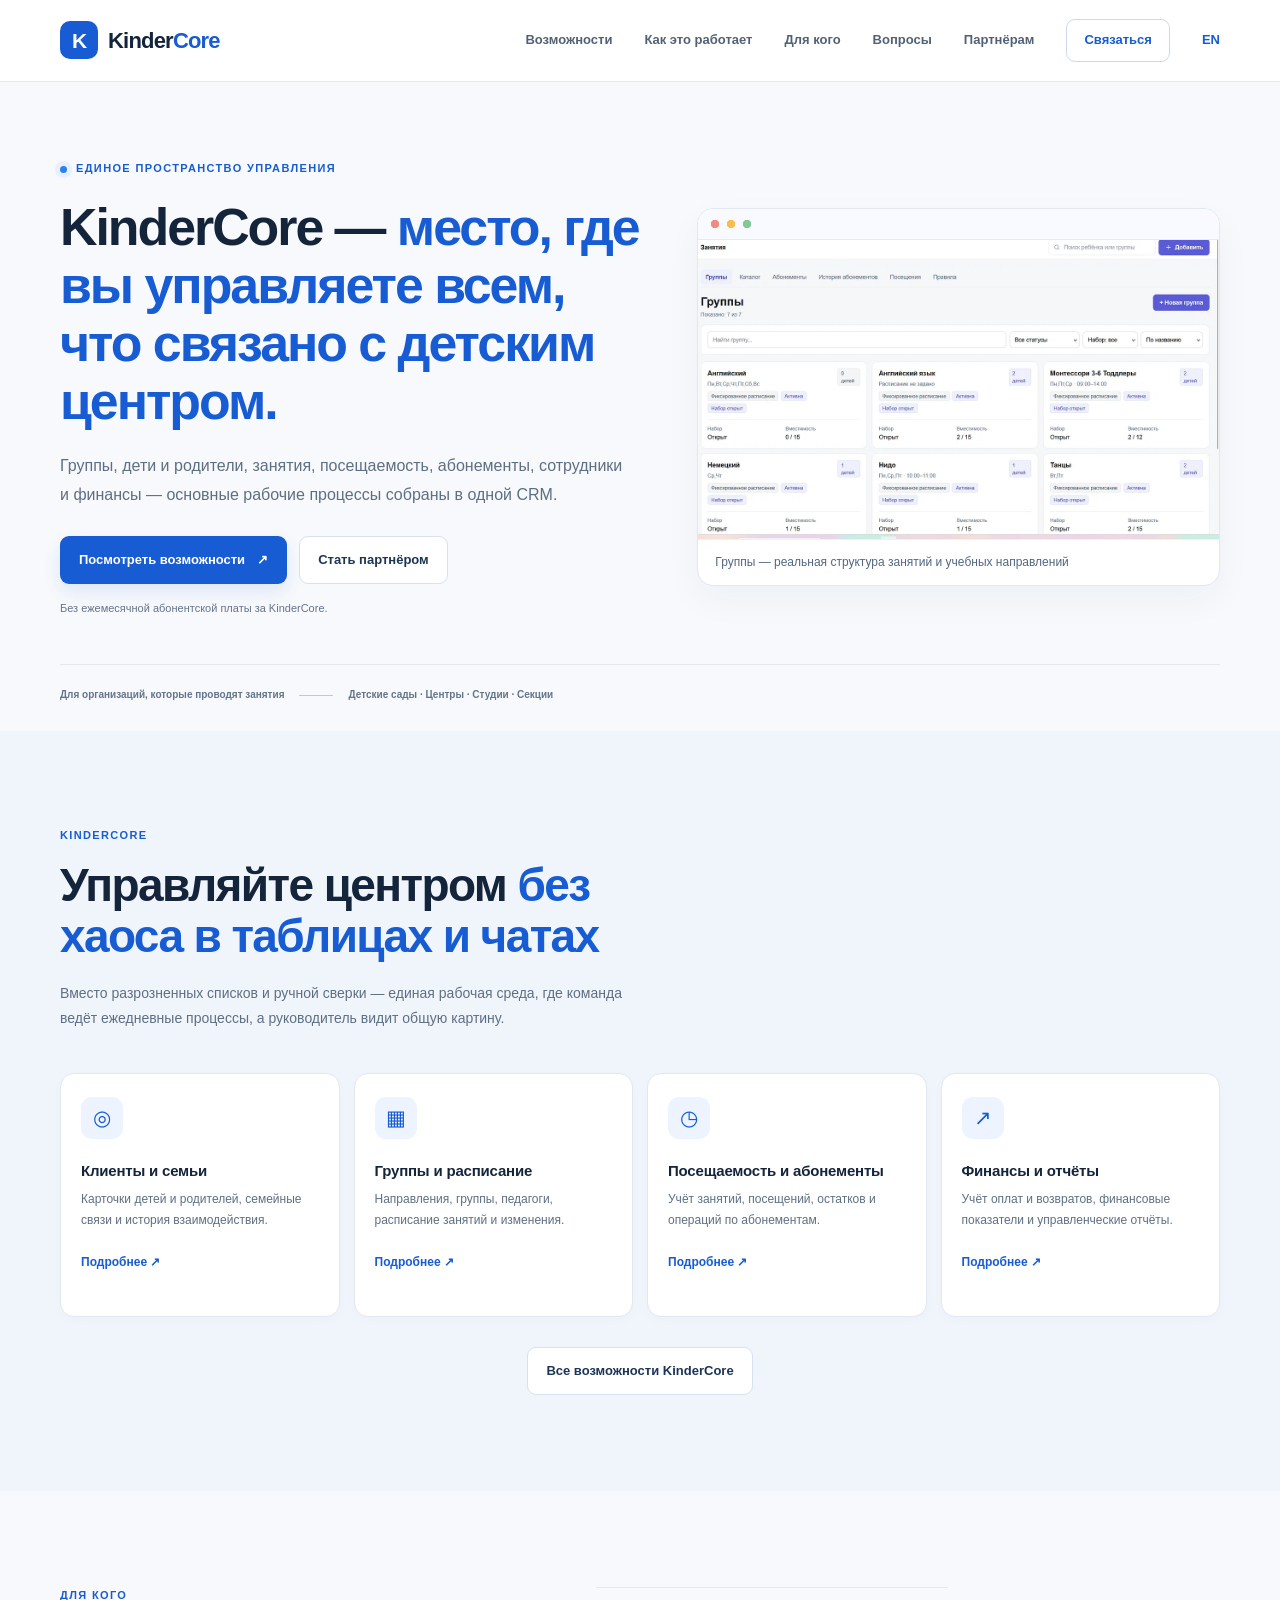
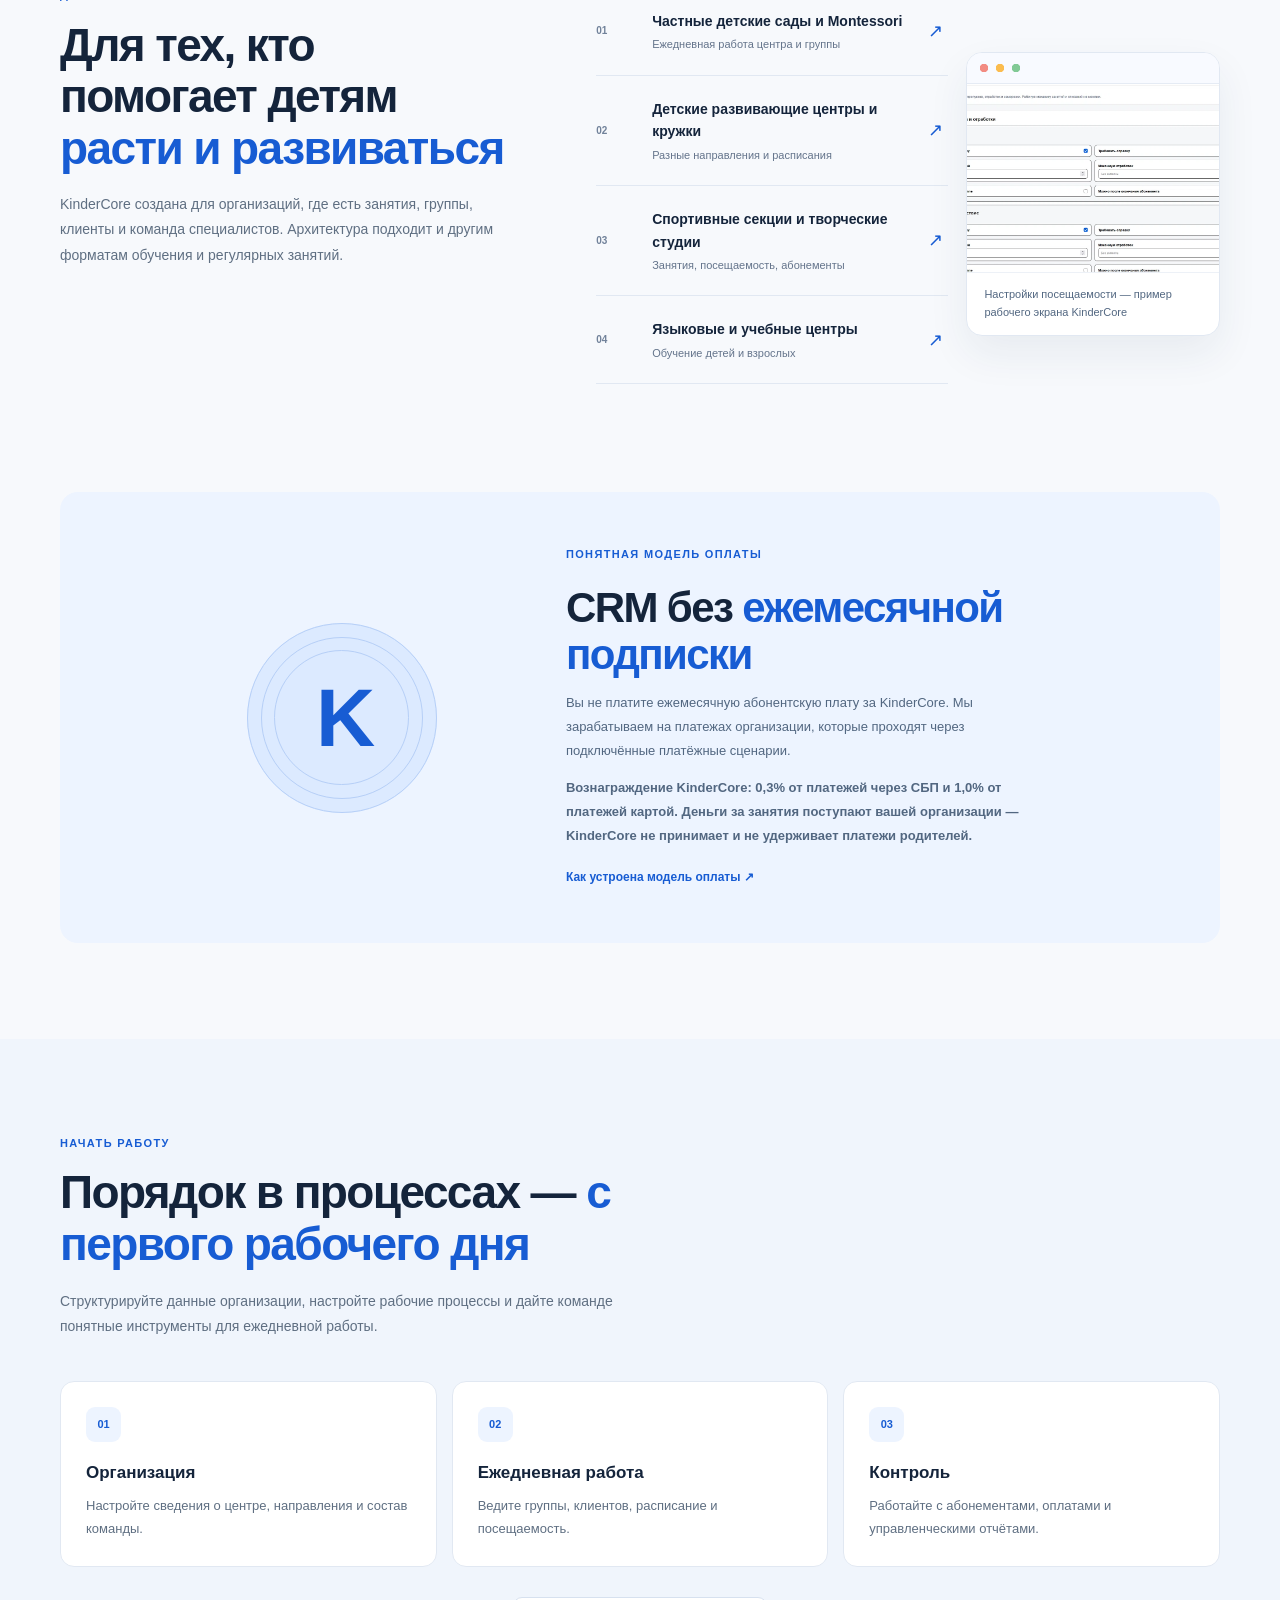
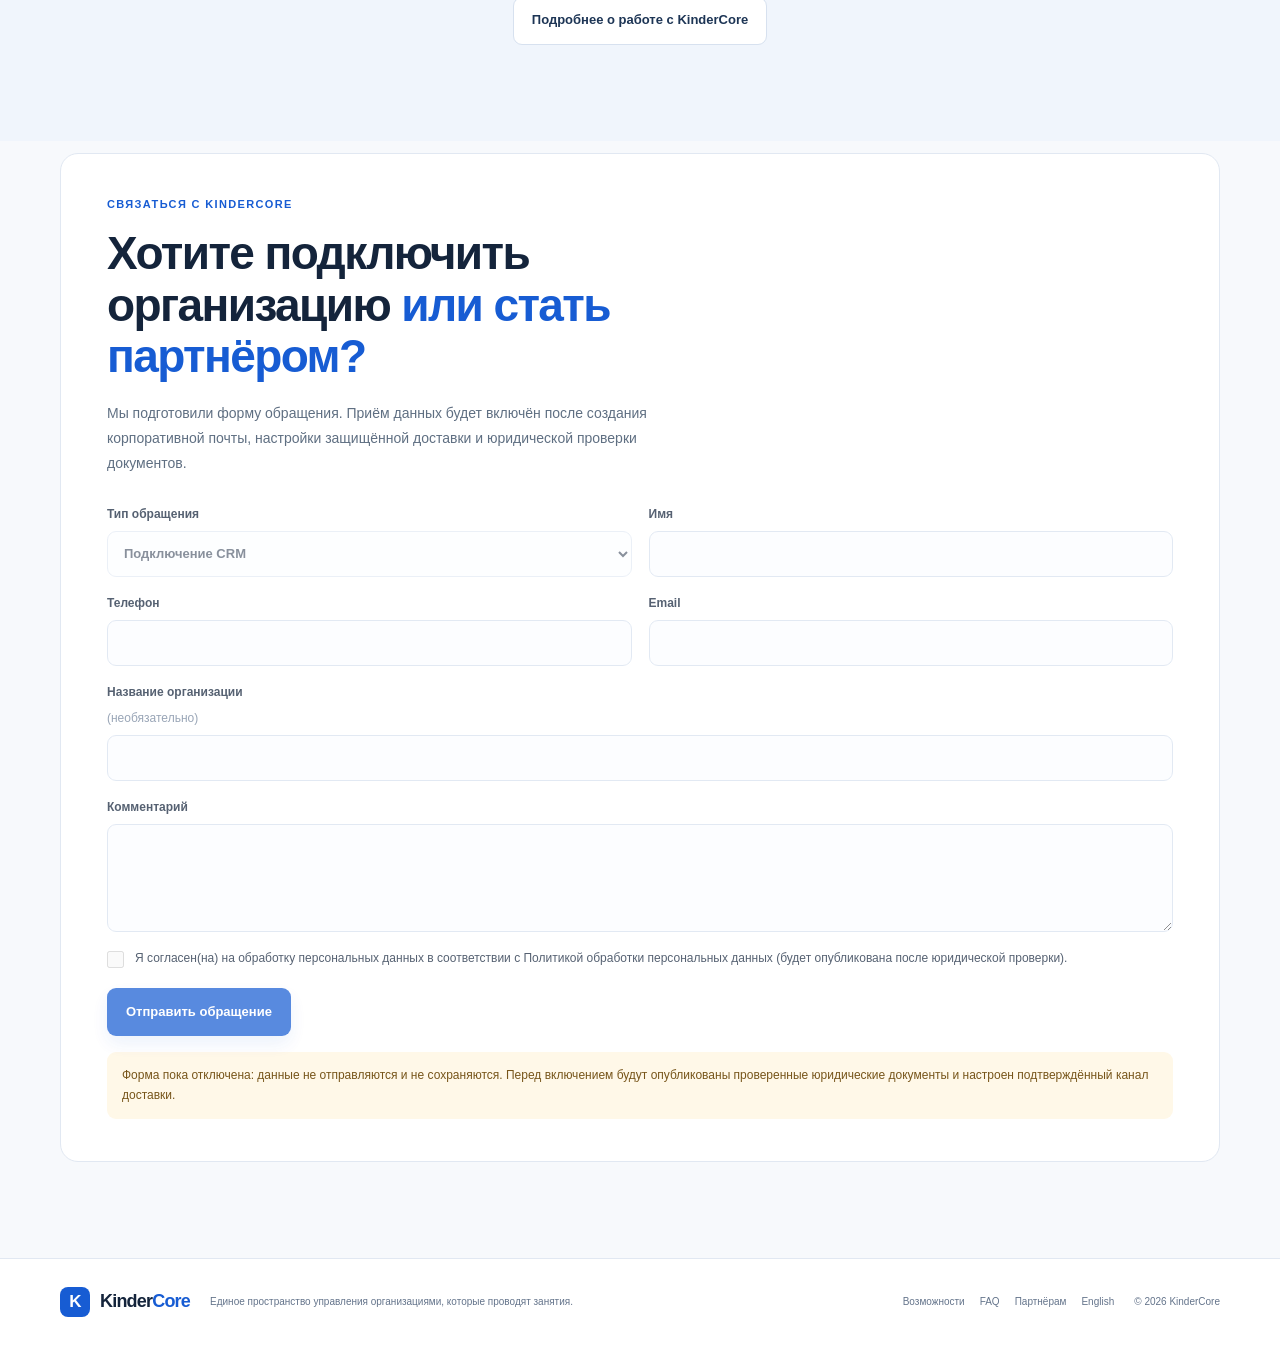
<file: index.html>
<!doctype html>
<html lang="ru">
<head>
<meta charset="utf-8"><meta name="viewport" content="width=device-width, initial-scale=1"><meta name="theme-color" content="#f7f9fc">
<title>KinderCore — управление детским центром в одном месте</title>
<meta name="description" content="KinderCore — CRM для управления детским центром и организациями, которые проводят занятия. Без ежемесячной абонентской платы.">
<link rel="canonical" href="https://kinder-core-wabsite.pages.dev/"><meta property="og:type" content="website"><meta property="og:locale" content="ru_RU"><meta property="og:url" content="https://kinder-core-wabsite.pages.dev/"><meta property="og:title" content="KinderCore — управление детским центром"><meta property="og:description" content="Все ключевые процессы детского центра — в одном рабочем пространстве.">
<link rel="icon" href="/favicon.svg" type="image/svg+xml"><link rel="alternate" hreflang="en" href="https://kinder-core-wabsite.pages.dev/en/"><link rel="alternate" hreflang="ru" href="https://kinder-core-wabsite.pages.dev/"><link rel="stylesheet" href="/styles.css"><script src="/script.js" defer></script>
</head>
<body>
<a class="skip-link" href="#main">Перейти к содержимому</a>
<header class="site-header"><div class="container header-inner">
<a class="brand" href="/" aria-label="KinderCore — главная"><span class="brand-mark">K</span><span>Kinder<span class="brand-accent">Core</span></span></a>
<button class="menu-toggle" type="button" aria-expanded="false" aria-controls="main-nav"><span class="sr-only">Открыть меню</span><span></span><span></span></button>
<nav class="main-nav" id="main-nav" aria-label="Основная навигация"><a href="/features.html">Возможности</a><a href="/how-it-works.html">Как это работает</a><a href="/#audience">Для кого</a><a href="/faq.html">Вопросы</a><a href="/partners/">Партнёрам</a><a class="nav-cta" href="#contact">Связаться</a><a class="lang-link" href="/en/">EN</a></nav>
</div></header>
<main id="main">
<section class="hero section"><div class="container hero-grid">
<div class="hero-copy"><p class="eyebrow"><span class="eyebrow-dot"></span> Единое пространство управления</p>
<h1>KinderCore — <span>место, где вы управляете всем, что связано с детским центром.</span></h1>
<p class="hero-description">Группы, дети и родители, занятия, посещаемость, абонементы, сотрудники и финансы — основные рабочие процессы собраны в одной CRM.</p>
<div class="hero-actions"><a class="button button-primary" href="/features.html">Посмотреть возможности <span aria-hidden="true">↗</span></a><a class="button button-secondary" href="/partners/">Стать партнёром</a></div>
<p class="hero-note">Без ежемесячной абонентской платы за KinderCore.</p></div>
<div class="hero-visual product-shot-hero"><figure class="screenshot-frame"><img src="/assets/screenshots/groups.webp" alt="Раздел групп KinderCore с карточками учебных групп" fetchpriority="high"><figcaption>Группы — реальная структура занятий и учебных направлений</figcaption></figure></div></div>
<div class="container hero-bottom"><span>Для организаций, которые проводят занятия</span><span class="bottom-line"></span><span>Детские сады · Центры · Студии · Секции</span></div></section>



<section class="section section-soft"><div class="container"><div class="section-heading"><p class="eyebrow">KinderCore</p><h2>Управляйте центром <span>без хаоса в таблицах и чатах</span></h2><p>Вместо разрозненных списков и ручной сверки — единая рабочая среда, где команда ведёт ежедневные процессы, а руководитель видит общую картину.</p></div>
<div class="feature-grid">
<article class="feature-card"><div class="feature-icon">◎</div><h3>Клиенты и семьи</h3><p>Карточки детей и родителей, семейные связи и история взаимодействия.</p><a class="text-link" href="/features.html#clients">Подробнее ↗</a></article>
<article class="feature-card"><div class="feature-icon">▦</div><h3>Группы и расписание</h3><p>Направления, группы, педагоги, расписание занятий и изменения.</p><a class="text-link" href="/features.html#schedule">Подробнее ↗</a></article>
<article class="feature-card"><div class="feature-icon">◷</div><h3>Посещаемость и абонементы</h3><p>Учёт занятий, посещений, остатков и операций по абонементам.</p><a class="text-link" href="/features.html#subscriptions">Подробнее ↗</a></article>
<article class="feature-card"><div class="feature-icon">↗</div><h3>Финансы и отчёты</h3><p>Учёт оплат и возвратов, финансовые показатели и управленческие отчёты.</p><a class="text-link" href="/features.html#finance">Подробнее ↗</a></article>
</div><div class="section-action"><a class="button button-secondary" href="/features.html">Все возможности KinderCore</a></div></div></section>

<section class="section" id="audience"><div class="container audience-grid"><div class="section-heading audience-heading"><p class="eyebrow">Для кого</p><h2>Для тех, кто помогает детям <span>расти и развиваться</span></h2><p>KinderCore создана для организаций, где есть занятия, группы, клиенты и команда специалистов. Архитектура подходит и другим форматам обучения и регулярных занятий.</p></div>
<div class="audience-content"><div class="audience-list"><div class="audience-item"><span class="audience-number">01</span><span><b>Частные детские сады и Montessori</b><small>Ежедневная работа центра и группы</small></span><span class="audience-arrow">↗</span></div><div class="audience-item"><span class="audience-number">02</span><span><b>Детские развивающие центры и кружки</b><small>Разные направления и расписания</small></span><span class="audience-arrow">↗</span></div><div class="audience-item"><span class="audience-number">03</span><span><b>Спортивные секции и творческие студии</b><small>Занятия, посещаемость, абонементы</small></span><span class="audience-arrow">↗</span></div><div class="audience-item"><span class="audience-number">04</span><span><b>Языковые и учебные центры</b><small>Обучение детей и взрослых</small></span><span class="audience-arrow">↗</span></div></div><figure class="screenshot-frame audience-showcase"><img src="/assets/screenshots/attendance-rules.webp" alt="Реальный экран KinderCore с настройками посещаемости и отработок" loading="lazy"><figcaption>Настройки посещаемости — пример рабочего экрана KinderCore</figcaption></figure></div></div></section>

<section class="section about-section"><div class="container about-panel"><div class="about-symbol"><span>K</span><i></i><i></i><i></i></div><div class="about-copy"><p class="eyebrow">Понятная модель оплаты</p><h2>CRM без <span>ежемесячной подписки</span></h2><p>Вы не платите ежемесячную абонентскую плату за KinderCore. Мы зарабатываем на платежах организации, которые проходят через подключённые платёжные сценарии.</p><p class="about-emphasis">Вознаграждение KinderCore: 0,3% от платежей через СБП и 1,0% от платежей картой. Деньги за занятия поступают вашей организации — KinderCore не принимает и не удерживает платежи родителей.</p><a class="text-link" href="/payments.html">Как устроена модель оплаты ↗</a></div></div></section>

<section class="section section-soft"><div class="container"><div class="section-heading"><p class="eyebrow">Начать работу</p><h2>Порядок в процессах — <span>с первого рабочего дня</span></h2><p>Структурируйте данные организации, настройте рабочие процессы и дайте команде понятные инструменты для ежедневной работы.</p></div><div class="steps-grid"><article class="step-card"><span>01</span><h3>Организация</h3><p>Настройте сведения о центре, направления и состав команды.</p></article><article class="step-card"><span>02</span><h3>Ежедневная работа</h3><p>Ведите группы, клиентов, расписание и посещаемость.</p></article><article class="step-card"><span>03</span><h3>Контроль</h3><p>Работайте с абонементами, оплатами и управленческими отчётами.</p></article></div><div class="section-action"><a class="button button-secondary" href="/how-it-works.html">Подробнее о работе с KinderCore</a></div></div></section>

<section class="section contact-section" id="contact"><div class="container contact-form-panel"><div class="section-heading"><p class="eyebrow">Связаться с KinderCore</p><h2>Хотите подключить организацию <span>или стать партнёром?</span></h2><p>Мы подготовили форму обращения. Приём данных будет включён после создания корпоративной почты, настройки защищённой доставки и юридической проверки документов.</p></div><form class="lead-form" aria-describedby="lead-form-status"><fieldset disabled><div class="form-grid"><label>Тип обращения<select name="request_type" required><option value="crm">Подключение CRM</option><option value="partner">Партнёрство</option></select></label><label>Имя<input name="name" autocomplete="name" required></label><label>Телефон<input name="phone" type="tel" autocomplete="tel" required></label><label>Email<input name="email" type="email" autocomplete="email" required></label><label class="full-field">Название организации <span class="optional">(необязательно)</span><input name="organization" autocomplete="organization"></label><label class="full-field partner-comment" hidden>Комментарий<textarea name="comment" rows="4"></textarea></label><label class="consent-field full-field"><input type="checkbox" name="consent" required><span>Я согласен(на) на обработку персональных данных в соответствии с Политикой обработки персональных данных (будет опубликована после юридической проверки).</span></label></div><button class="button button-primary" type="submit">Отправить обращение</button></fieldset><p id="lead-form-status" class="form-status" role="status">Форма пока отключена: данные не отправляются и не сохраняются. Перед включением будут опубликованы проверенные юридические документы и настроен подтверждённый канал доставки.</p></form></div></section>
</main>
<footer class="site-footer"><div class="container footer-inner"><a class="brand footer-brand" href="/"><span class="brand-mark">K</span><span>Kinder<span class="brand-accent">Core</span></span></a><p>Единое пространство управления организациями, которые проводят занятия.</p><nav class="footer-links" aria-label="Ссылки в подвале"><a href="/features.html">Возможности</a><a href="/faq.html">FAQ</a><a href="/partners/">Партнёрам</a><a href="/en/">English</a></nav><span class="footer-copy">© <span id="year">2026</span> KinderCore</span></div></footer>
</body></html>
</file>
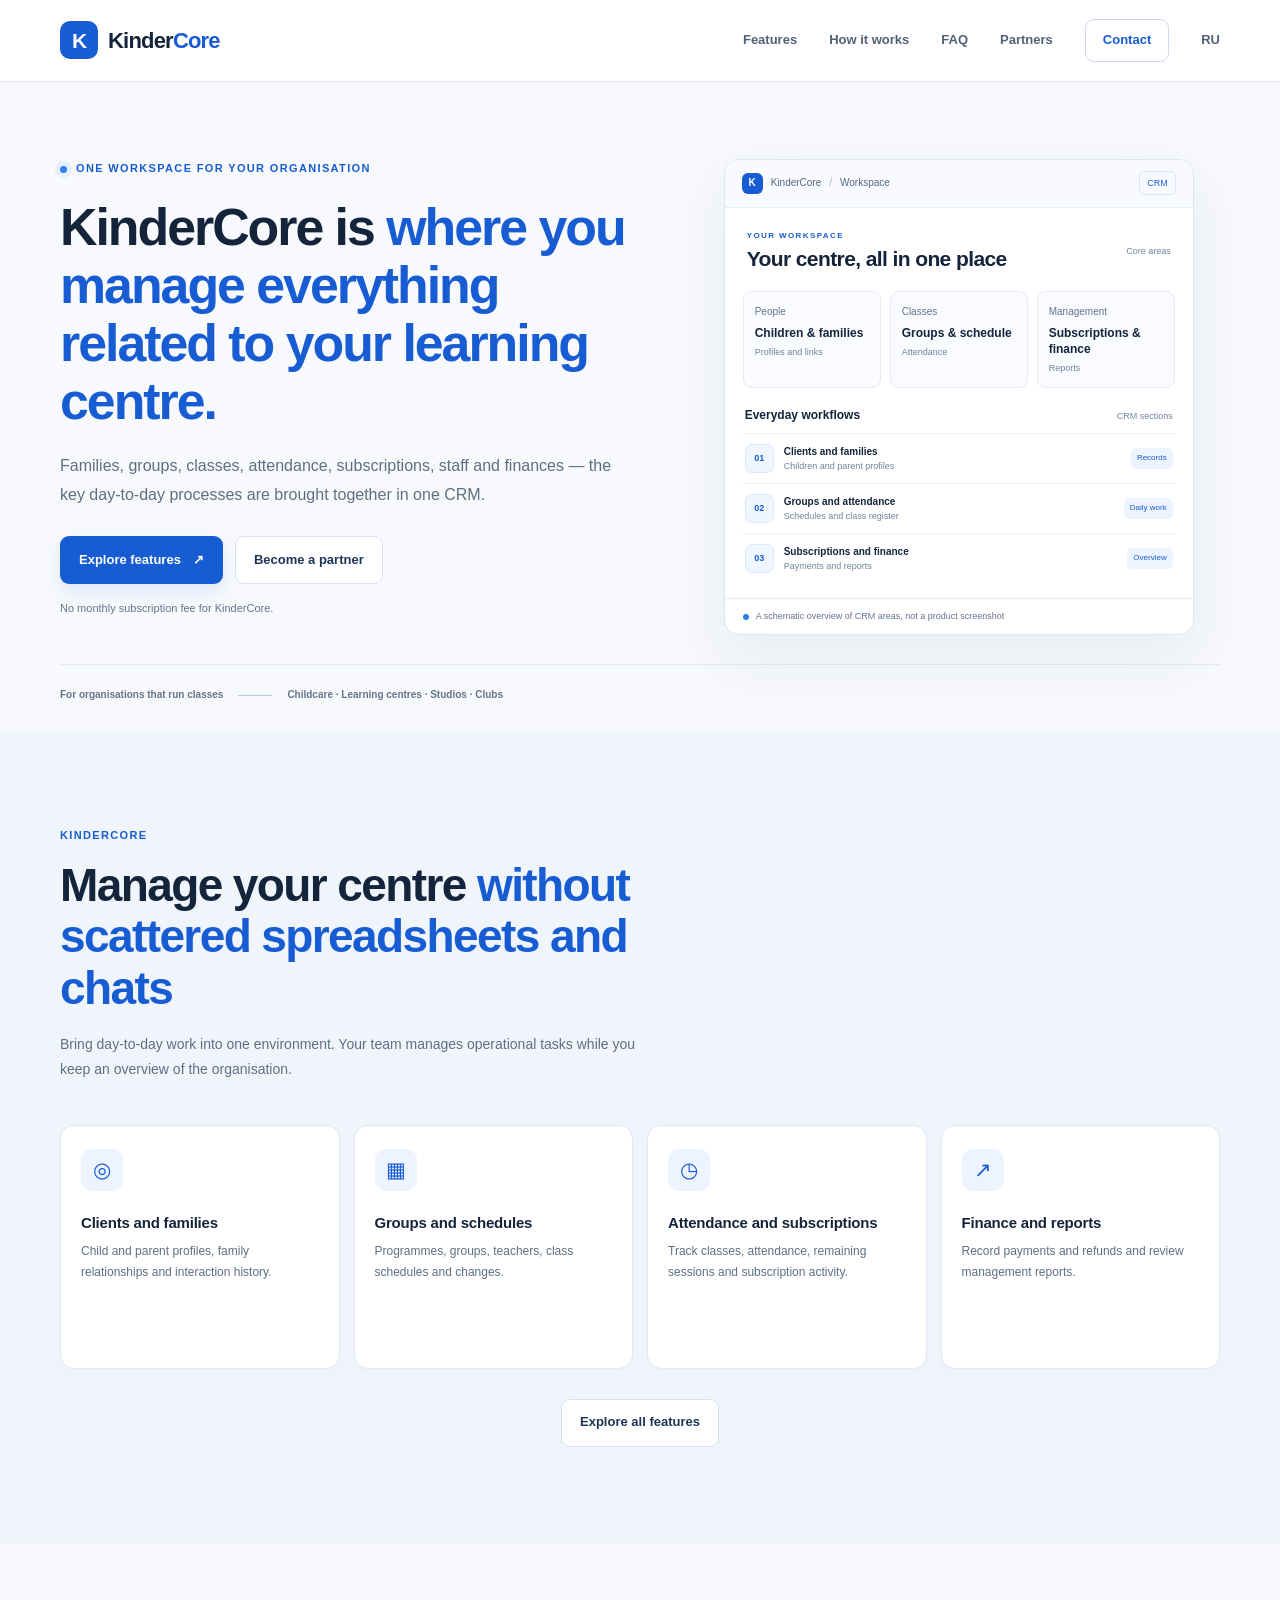
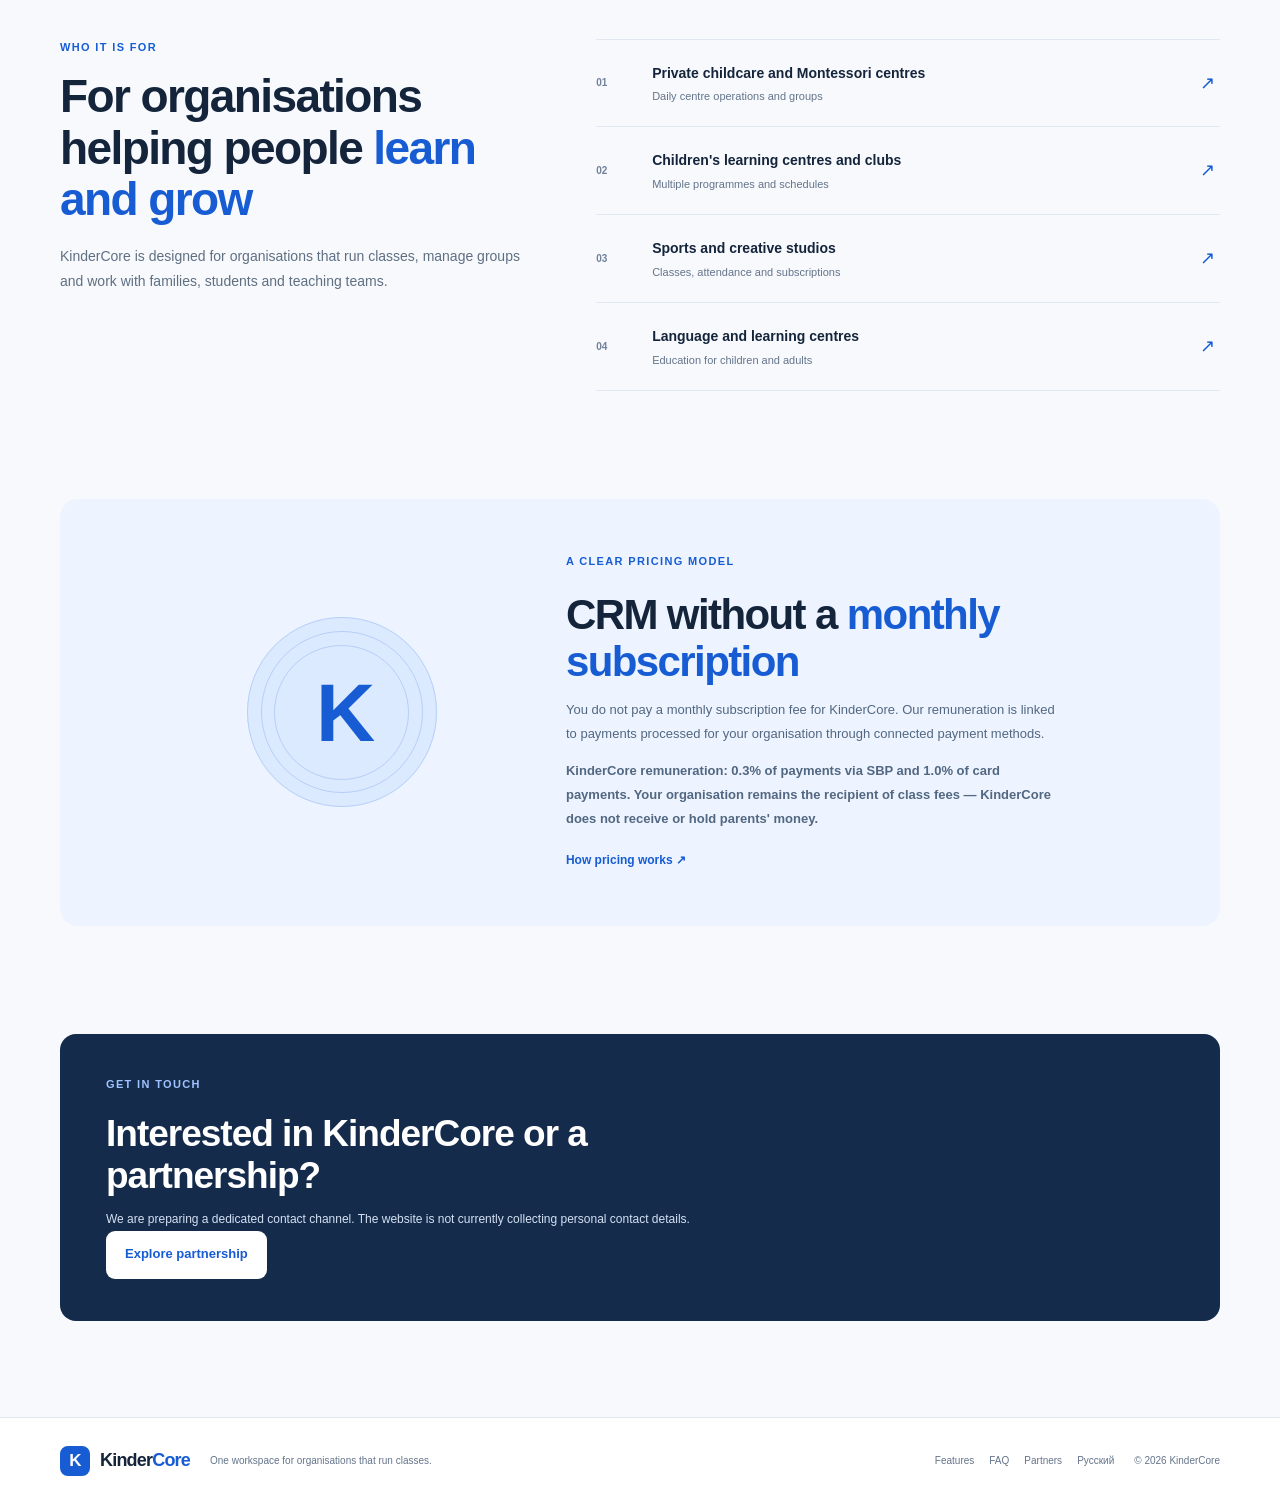
<file: en/index.html>
<!doctype html><html lang="en"><head><meta charset="utf-8"><meta name="viewport" content="width=device-width, initial-scale=1"><title>KinderCore — manage your learning centre in one place</title><meta name="description" content="KinderCore is a CRM for childcare centres and organisations that run classes. Manage families, groups, schedules, attendance, subscriptions and finances without a monthly subscription fee."><link rel="canonical" href="https://kinder-core-wabsite.pages.dev/en/"><meta property="og:type" content="website"><meta property="og:locale" content="en_US"><meta property="og:url" content="https://kinder-core-wabsite.pages.dev/en/"><meta property="og:title" content="KinderCore — manage your centre in one place"><meta property="og:description" content="One workspace for the key processes of your learning centre."><link rel="canonical" href="https://kinder-core-wabsite.pages.dev/en/"><link rel="alternate" hreflang="en" href="https://kinder-core-wabsite.pages.dev/en/"><link rel="alternate" hreflang="ru" href="https://kinder-core-wabsite.pages.dev/"><link rel="stylesheet" href="/styles.css"><script src="/script.js" defer></script></head><body><a class="skip-link" href="#main">Skip to content</a><header class="site-header"><div class="container header-inner"><a class="brand" href="/en/"><span class="brand-mark">K</span><span>Kinder<span class="brand-accent">Core</span></span></a><button class="menu-toggle" aria-expanded="false" aria-controls="main-nav"><span class="sr-only">Open menu</span><span></span><span></span></button><nav class="main-nav" id="main-nav" aria-label="Main navigation"><a href="/en/features.html">Features</a><a href="/en/how-it-works.html">How it works</a><a href="/en/faq.html">FAQ</a><a href="/en/partners/">Partners</a><a class="nav-cta" href="#contact">Contact</a><a href="/">RU</a></nav></div></header><main id="main"><section class="hero section"><div class="container hero-grid"><div class="hero-copy"><p class="eyebrow"><span class="eyebrow-dot"></span> One workspace for your organisation</p><h1>KinderCore is <span>where you manage everything related to your learning centre.</span></h1><p class="hero-description">Families, groups, classes, attendance, subscriptions, staff and finances — the key day-to-day processes are brought together in one CRM.</p><div class="hero-actions"><a class="button button-primary" href="/features.html">Explore features <span aria-hidden="true">↗</span></a><a class="button button-secondary" href="/partners/">Become a partner</a></div><p class="hero-note">No monthly subscription fee for KinderCore.</p></div><div class="hero-visual"><div class="dashboard-card"><div class="dashboard-top"><span class="dashboard-context"><span class="context-mark">K</span> KinderCore <span class="context-separator">/</span> Workspace</span><span class="concept-label">CRM</span></div><div class="dashboard-welcome"><div><span class="tiny-label">YOUR WORKSPACE</span><strong>Your centre, all in one place</strong></div><span class="preview-date">Core areas</span></div><div class="dashboard-summary"><div class="summary-item"><span>People</span><b>Children & families</b><i>Profiles and links</i></div><div class="summary-item"><span>Classes</span><b>Groups & schedule</b><i>Attendance</i></div><div class="summary-item"><span>Management</span><b>Subscriptions & finance</b><i>Reports</i></div></div><div class="dashboard-list"><div class="list-heading"><b>Everyday workflows</b><span>CRM sections</span></div><div class="process-row"><span class="process-icon">01</span><span class="process-copy"><b>Clients and families</b><small>Children and parent profiles</small></span><span class="process-state">Records</span></div><div class="process-row"><span class="process-icon">02</span><span class="process-copy"><b>Groups and attendance</b><small>Schedules and class register</small></span><span class="process-state">Daily work</span></div><div class="process-row"><span class="process-icon">03</span><span class="process-copy"><b>Subscriptions and finance</b><small>Payments and reports</small></span><span class="process-state">Overview</span></div></div><div class="dashboard-footer"><span class="status-dot"></span> A schematic overview of CRM areas, not a product screenshot</div></div></div></div><div class="container hero-bottom"><span>For organisations that run classes</span><span class="bottom-line"></span><span>Childcare · Learning centres · Studios · Clubs</span></div></section>
<section class="section section-soft"><div class="container"><div class="section-heading"><p class="eyebrow">KinderCore</p><h2>Manage your centre <span>without scattered spreadsheets and chats</span></h2><p>Bring day-to-day work into one environment. Your team manages operational tasks while you keep an overview of the organisation.</p></div><div class="feature-grid"><article class="feature-card"><div class="feature-icon">◎</div><h3>Clients and families</h3><p>Child and parent profiles, family relationships and interaction history.</p></article><article class="feature-card"><div class="feature-icon">▦</div><h3>Groups and schedules</h3><p>Programmes, groups, teachers, class schedules and changes.</p></article><article class="feature-card"><div class="feature-icon">◷</div><h3>Attendance and subscriptions</h3><p>Track classes, attendance, remaining sessions and subscription activity.</p></article><article class="feature-card"><div class="feature-icon">↗</div><h3>Finance and reports</h3><p>Record payments and refunds and review management reports.</p></article></div><div class="section-action"><a class="button button-secondary" href="/features.html">Explore all features</a></div></div></section>
<section class="section"><div class="container audience-grid"><div class="section-heading audience-heading"><p class="eyebrow">Who it is for</p><h2>For organisations helping people <span>learn and grow</span></h2><p>KinderCore is designed for organisations that run classes, manage groups and work with families, students and teaching teams.</p></div><div class="audience-list"><div class="audience-item"><span class="audience-number">01</span><span><b>Private childcare and Montessori centres</b><small>Daily centre operations and groups</small></span><span class="audience-arrow">↗</span></div><div class="audience-item"><span class="audience-number">02</span><span><b>Children's learning centres and clubs</b><small>Multiple programmes and schedules</small></span><span class="audience-arrow">↗</span></div><div class="audience-item"><span class="audience-number">03</span><span><b>Sports and creative studios</b><small>Classes, attendance and subscriptions</small></span><span class="audience-arrow">↗</span></div><div class="audience-item"><span class="audience-number">04</span><span><b>Language and learning centres</b><small>Education for children and adults</small></span><span class="audience-arrow">↗</span></div></div></div></section>
<section class="section about-section"><div class="container about-panel"><div class="about-symbol"><span>K</span><i></i><i></i><i></i></div><div class="about-copy"><p class="eyebrow">A clear pricing model</p><h2>CRM without a <span>monthly subscription</span></h2><p>You do not pay a monthly subscription fee for KinderCore. Our remuneration is linked to payments processed for your organisation through connected payment methods.</p><p class="about-emphasis">KinderCore remuneration: 0.3% of payments via SBP and 1.0% of card payments. Your organisation remains the recipient of class fees — KinderCore does not receive or hold parents' money.</p><a class="text-link" href="/payments.html">How pricing works ↗</a></div></div></section>
<section class="section contact-section" id="contact"><div class="container contact-panel"><div><p class="eyebrow">Get in touch</p><h2>Interested in KinderCore or a partnership?</h2><p>We are preparing a dedicated contact channel. The website is not currently collecting personal contact details.</p><a class="button button-light" href="/en/partners/">Explore partnership</a></div></div></section></main><footer class="site-footer"><div class="container footer-inner"><a class="brand footer-brand" href="/en/"><span class="brand-mark">K</span><span>Kinder<span class="brand-accent">Core</span></span></a><p>One workspace for organisations that run classes.</p><nav class="footer-links"><a href="/features.html">Features</a><a href="/faq.html">FAQ</a><a href="/partners/">Partners</a><a href="/">Русский</a></nav><span class="footer-copy">© <span id="year">2026</span> KinderCore</span></div></footer></body></html>
</file>
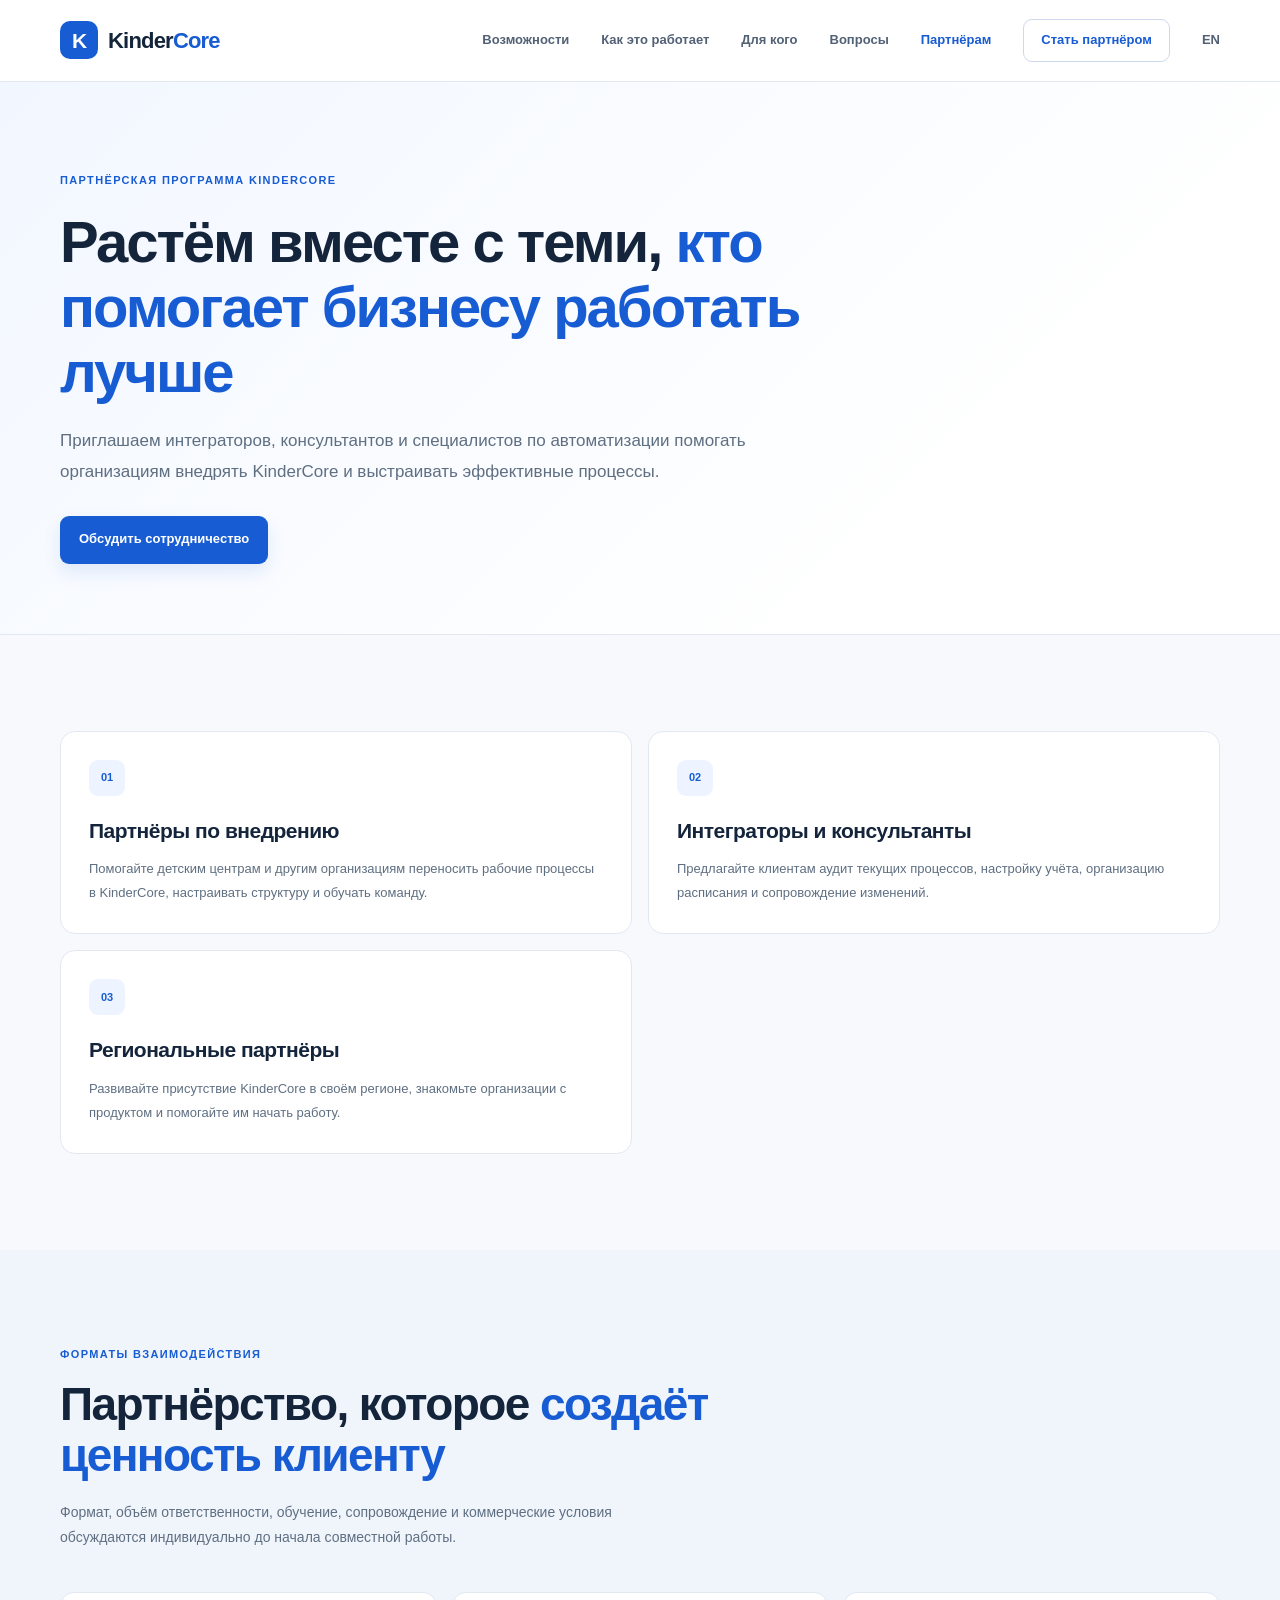
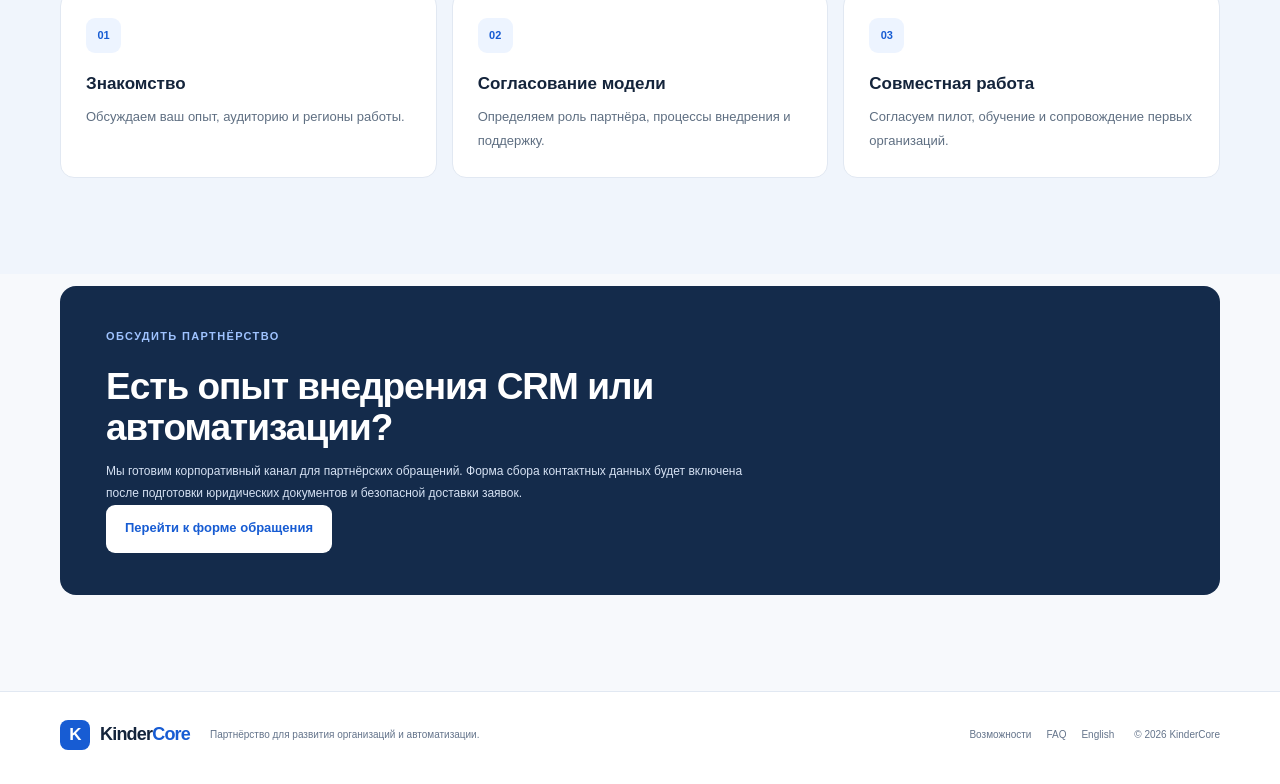
<file: partners/index.html>
<!doctype html><html lang="ru"><head><meta charset="utf-8"><meta name="viewport" content="width=device-width, initial-scale=1"><title>Партнёрам KinderCore — внедрение и сотрудничество</title><meta name="description" content="Станьте партнёром KinderCore: внедрение CRM, настройка процессов, сопровождение организаций и развитие партнёрской сети."><link rel="canonical" href="https://kinder-core-wabsite.pages.dev/partners/"><link rel="alternate" hreflang="en" href="https://kinder-core-wabsite.pages.dev/en/partners/"><link rel="alternate" hreflang="ru" href="https://kinder-core-wabsite.pages.dev/partners/"><link rel="stylesheet" href="/styles.css"><script src="/script.js" defer></script></head><body><a class="skip-link" href="#main">Перейти к содержимому</a><header class="site-header"><div class="container header-inner"><a class="brand" href="/"><span class="brand-mark">K</span><span>Kinder<span class="brand-accent">Core</span></span></a><button class="menu-toggle" aria-expanded="false" aria-controls="main-nav"><span class="sr-only">Открыть меню</span><span></span><span></span></button><nav class="main-nav" id="main-nav" aria-label="Основная навигация"><a href="/features.html">Возможности</a><a href="/how-it-works.html">Как это работает</a><a href="/#audience">Для кого</a><a href="/faq.html">Вопросы</a><a href="/partners/" aria-current="page">Партнёрам</a><a class="nav-cta" href="#partner-contact">Стать партнёром</a><a href="/en/">EN</a></nav></div></header><main id="main"><section class="page-hero"><div class="container"><p class="eyebrow">Партнёрская программа KinderCore</p><h1>Растём вместе с теми, <span>кто помогает бизнесу работать лучше</span></h1><p class="lead">Приглашаем интеграторов, консультантов и специалистов по автоматизации помогать организациям внедрять KinderCore и выстраивать эффективные процессы.</p><a class="button button-primary" href="#partner-contact">Обсудить сотрудничество</a></div></section><section class="section"><div class="container detail-grid">
<article class="detail-card"><span class="detail-number">01</span><h2>Партнёры по внедрению</h2><p>Помогайте детским центрам и другим организациям переносить рабочие процессы в KinderCore, настраивать структуру и обучать команду.</p></article>
<article class="detail-card"><span class="detail-number">02</span><h2>Интеграторы и консультанты</h2><p>Предлагайте клиентам аудит текущих процессов, настройку учёта, организацию расписания и сопровождение изменений.</p></article>
<article class="detail-card"><span class="detail-number">03</span><h2>Региональные партнёры</h2><p>Развивайте присутствие KinderCore в своём регионе, знакомьте организации с продуктом и помогайте им начать работу.</p></article>
</div></section><section class="section section-soft"><div class="container"><div class="section-heading"><p class="eyebrow">Форматы взаимодействия</p><h2>Партнёрство, которое <span>создаёт ценность клиенту</span></h2><p>Формат, объём ответственности, обучение, сопровождение и коммерческие условия обсуждаются индивидуально до начала совместной работы.</p></div><div class="steps-grid"><article class="step-card"><span>01</span><h3>Знакомство</h3><p>Обсуждаем ваш опыт, аудиторию и регионы работы.</p></article><article class="step-card"><span>02</span><h3>Согласование модели</h3><p>Определяем роль партнёра, процессы внедрения и поддержку.</p></article><article class="step-card"><span>03</span><h3>Совместная работа</h3><p>Согласуем пилот, обучение и сопровождение первых организаций.</p></article></div></div></section><section class="section contact-section" id="partner-contact"><div class="container contact-panel"><div><p class="eyebrow">Обсудить партнёрство</p><h2>Есть опыт внедрения CRM или автоматизации?</h2><p>Мы готовим корпоративный канал для партнёрских обращений. Форма сбора контактных данных будет включена после подготовки юридических документов и безопасной доставки заявок.</p><a class="button button-light" href="/#contact">Перейти к форме обращения</a></div></div></section></main><footer class="site-footer"><div class="container footer-inner"><a class="brand footer-brand" href="/"><span class="brand-mark">K</span><span>Kinder<span class="brand-accent">Core</span></span></a><p>Партнёрство для развития организаций и автоматизации.</p><nav class="footer-links"><a href="/features.html">Возможности</a><a href="/faq.html">FAQ</a><a href="/en/">English</a></nav><span class="footer-copy">© <span id="year">2026</span> KinderCore</span></div></footer></body></html>
</file>
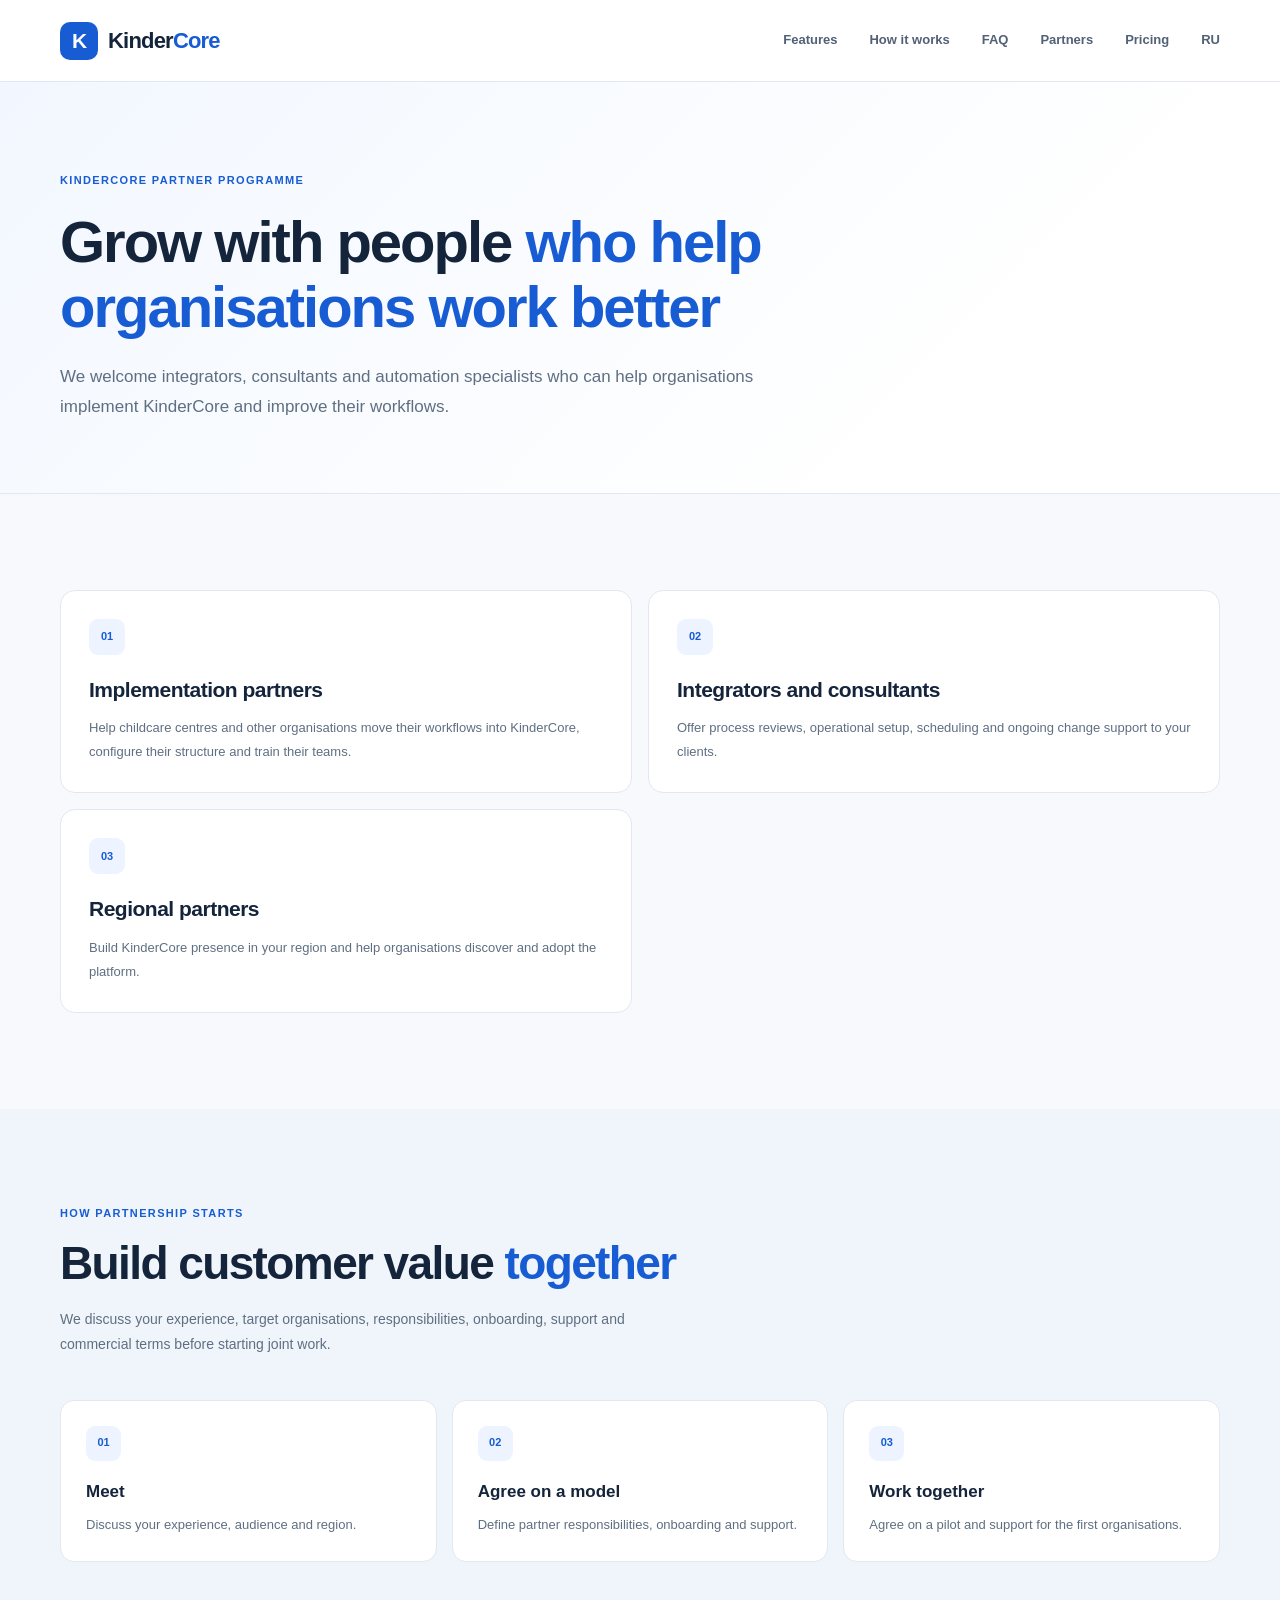
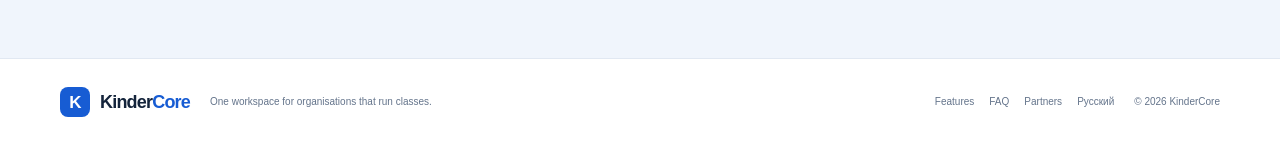
<file: en/partners/index.html>
<!doctype html><html lang="en"><head><meta charset="utf-8"><meta name="viewport" content="width=device-width, initial-scale=1"><title>KinderCore partners — implementation and collaboration</title><meta name="description" content="Become a KinderCore partner: implementation, workflow consulting, onboarding and regional collaboration."><link rel="canonical" href="https://kinder-core-wabsite.pages.dev/en/partners/index.html"><link rel="alternate" hreflang="en" href="https://kinder-core-wabsite.pages.dev/en/partners/index.html"><link rel="alternate" hreflang="ru" href="https://kinder-core-wabsite.pages.dev/partners/"><link rel="stylesheet" href="/styles.css"><script src="/script.js" defer></script></head><body><a class="skip-link" href="#main">Skip to content</a><header class="site-header"><div class="container header-inner"><a class="brand" href="/en/"><span class="brand-mark">K</span><span>Kinder<span class="brand-accent">Core</span></span></a><button class="menu-toggle" aria-expanded="false" aria-controls="main-nav"><span class="sr-only">Open menu</span><span></span><span></span></button><nav class="main-nav" id="main-nav" aria-label="Main navigation"><a href="/en/features.html">Features</a><a href="/en/how-it-works.html">How it works</a><a href="/en/faq.html">FAQ</a><a href="/en/partners/">Partners</a><a href="/en/payments.html">Pricing</a><a href="/">RU</a></nav></div></header><main id="main"><section class="page-hero"><div class="container"><p class="eyebrow">KinderCore partner programme</p><h1>Grow with people <span>who help organisations work better</span></h1><p class="lead">We welcome integrators, consultants and automation specialists who can help organisations implement KinderCore and improve their workflows.</p></div></section><section class="section"><div class="container detail-grid"><article class="detail-card"><span class="detail-number">01</span><h2>Implementation partners</h2><p>Help childcare centres and other organisations move their workflows into KinderCore, configure their structure and train their teams.</p></article><article class="detail-card"><span class="detail-number">02</span><h2>Integrators and consultants</h2><p>Offer process reviews, operational setup, scheduling and ongoing change support to your clients.</p></article><article class="detail-card"><span class="detail-number">03</span><h2>Regional partners</h2><p>Build KinderCore presence in your region and help organisations discover and adopt the platform.</p></article></div></section><section class="section section-soft"><div class="container"><div class="section-heading"><p class="eyebrow">How partnership starts</p><h2>Build customer value <span>together</span></h2><p>We discuss your experience, target organisations, responsibilities, onboarding, support and commercial terms before starting joint work.</p></div><div class="steps-grid"><article class="step-card"><span>01</span><h3>Meet</h3><p>Discuss your experience, audience and region.</p></article><article class="step-card"><span>02</span><h3>Agree on a model</h3><p>Define partner responsibilities, onboarding and support.</p></article><article class="step-card"><span>03</span><h3>Work together</h3><p>Agree on a pilot and support for the first organisations.</p></article></div></div></section></main><footer class="site-footer"><div class="container footer-inner"><a class="brand footer-brand" href="/en/"><span class="brand-mark">K</span><span>Kinder<span class="brand-accent">Core</span></span></a><p>One workspace for organisations that run classes.</p><nav class="footer-links"><a href="/en/features.html">Features</a><a href="/en/faq.html">FAQ</a><a href="/en/partners/">Partners</a><a href="/">Русский</a></nav><span class="footer-copy">© <span id="year">2026</span> KinderCore</span></div></footer></body></html>
</file>
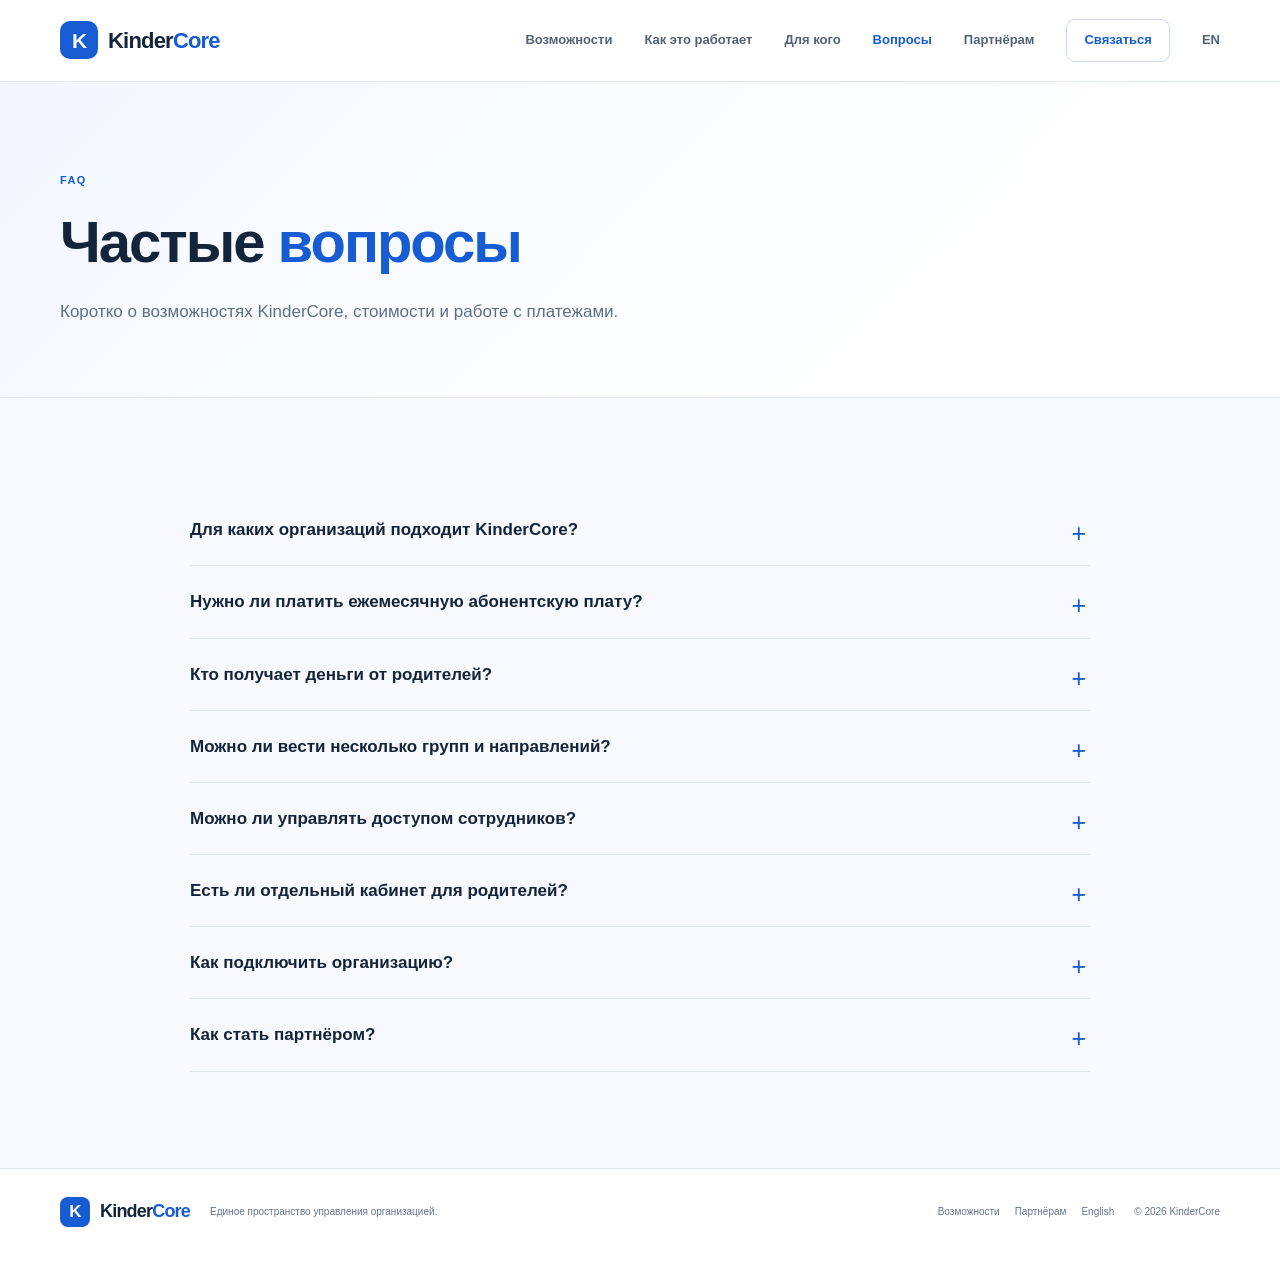
<file: faq.html>
<!doctype html><html lang="ru"><head><meta charset="utf-8"><meta name="viewport" content="width=device-width, initial-scale=1"><title>Частые вопросы о KinderCore</title><meta name="description" content="Ответы на вопросы о KinderCore, возможностях CRM, стоимости, платежах и подключении организаций."><link rel="canonical" href="https://kinder-core-wabsite.pages.dev/faq.html"><link rel="alternate" hreflang="en" href="https://kinder-core-wabsite.pages.dev/en/faq.html"><link rel="alternate" hreflang="ru" href="https://kinder-core-wabsite.pages.dev/faq.html"><link rel="stylesheet" href="/styles.css"><script src="/script.js" defer></script></head><body><a class="skip-link" href="#main">Перейти к содержимому</a><header class="site-header"><div class="container header-inner"><a class="brand" href="/"><span class="brand-mark">K</span><span>Kinder<span class="brand-accent">Core</span></span></a><button class="menu-toggle" aria-expanded="false" aria-controls="main-nav"><span class="sr-only">Открыть меню</span><span></span><span></span></button><nav class="main-nav" id="main-nav" aria-label="Основная навигация"><a href="/features.html">Возможности</a><a href="/how-it-works.html">Как это работает</a><a href="/#audience">Для кого</a><a href="/faq.html" aria-current="page">Вопросы</a><a href="/partners/">Партнёрам</a><a class="nav-cta" href="/#contact">Связаться</a><a href="/en/">EN</a></nav></div></header><main id="main"><section class="page-hero"><div class="container"><p class="eyebrow">FAQ</p><h1>Частые <span>вопросы</span></h1><p class="lead">Коротко о возможностях KinderCore, стоимости и работе с платежами.</p></div></section><section class="section"><div class="container faq-list">
<details><summary>Для каких организаций подходит KinderCore?</summary><p>Для частных детских садов, Montessori, развивающих центров, кружков, спортивных секций, творческих студий, языковых и учебных центров. Платформа ориентирована на организации, которые проводят занятия для детей и взрослых.</p></details>
<details><summary>Нужно ли платить ежемесячную абонентскую плату?</summary><p>Нет. Ежемесячной абонентской платы за KinderCore нет. Вознаграждение сервиса связано с платежами организации: 0,3% по СБП и 1,0% по оплате картой.</p></details>
<details><summary>Кто получает деньги от родителей?</summary><p>Получателем платежей за занятия остаётся организация. KinderCore не принимает и не удерживает деньги родителей. Банковские комиссии оплачиваются организацией отдельно по договору с банком.</p></details>
<details><summary>Можно ли вести несколько групп и направлений?</summary><p>Да. В CRM предусмотрены направления, группы, расписание, назначение педагогов и учёт посещаемости.</p></details>
<details><summary>Можно ли управлять доступом сотрудников?</summary><p>Да. В организации предусмотрены роли, приглашения сотрудников и управление их доступом. Пользовательские права определяются членством в конкретной организации.</p></details>
<details><summary>Есть ли отдельный кабинет для родителей?</summary><p>Основной интерфейс KinderCore — административная CRM для организации. Родительский кабинет и мобильное приложение не входят в текущий обязательный набор.</p></details>
<details><summary>Как подключить организацию?</summary><p>Оставьте обращение через официальный канал KinderCore после его публикации. На текущем сайте сбор контактных данных пока не включён.</p></details>
<details><summary>Как стать партнёром?</summary><p>Откройте страницу «Партнёрам» и ознакомьтесь с направлениями сотрудничества.</p></details>
</div></section></main><footer class="site-footer"><div class="container footer-inner"><a class="brand footer-brand" href="/"><span class="brand-mark">K</span><span>Kinder<span class="brand-accent">Core</span></span></a><p>Единое пространство управления организацией.</p><nav class="footer-links"><a href="/features.html">Возможности</a><a href="/partners/">Партнёрам</a><a href="/en/">English</a></nav><span class="footer-copy">© <span id="year">2026</span> KinderCore</span></div></footer></body></html>
</file>
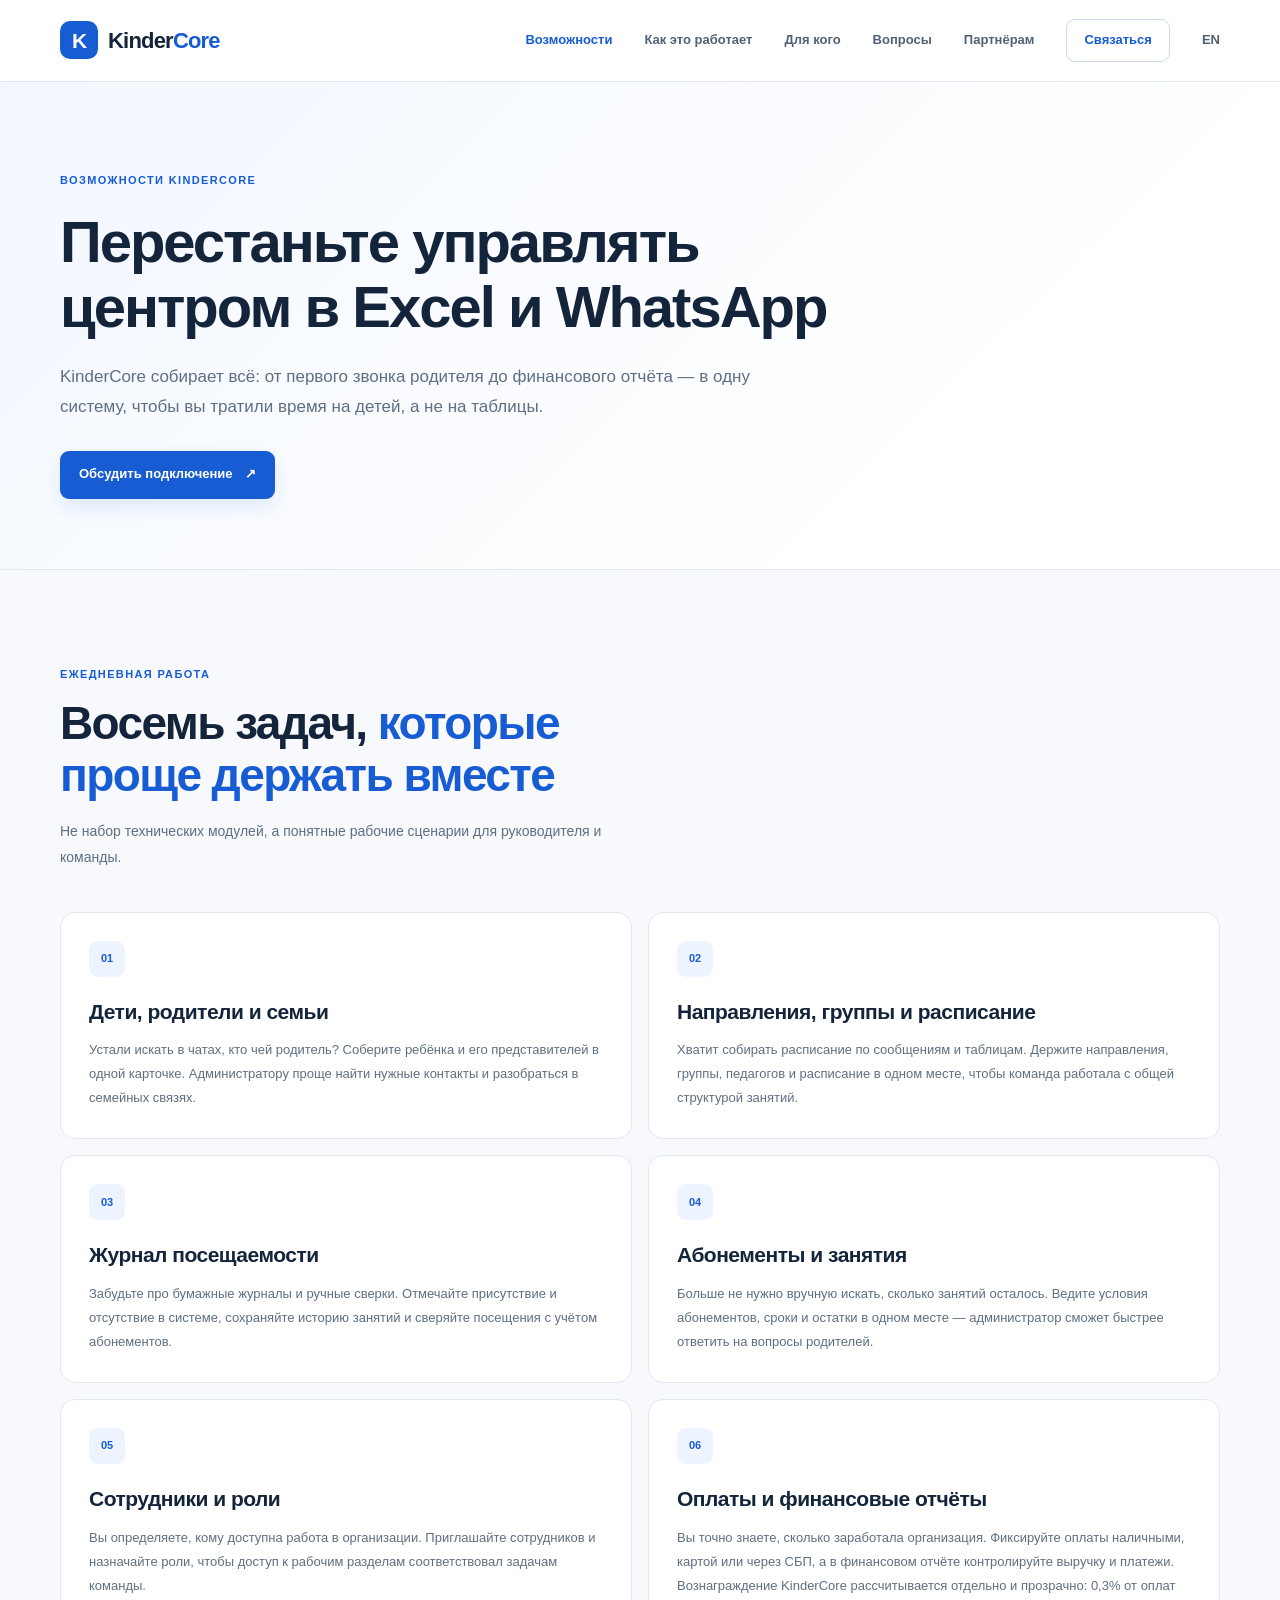
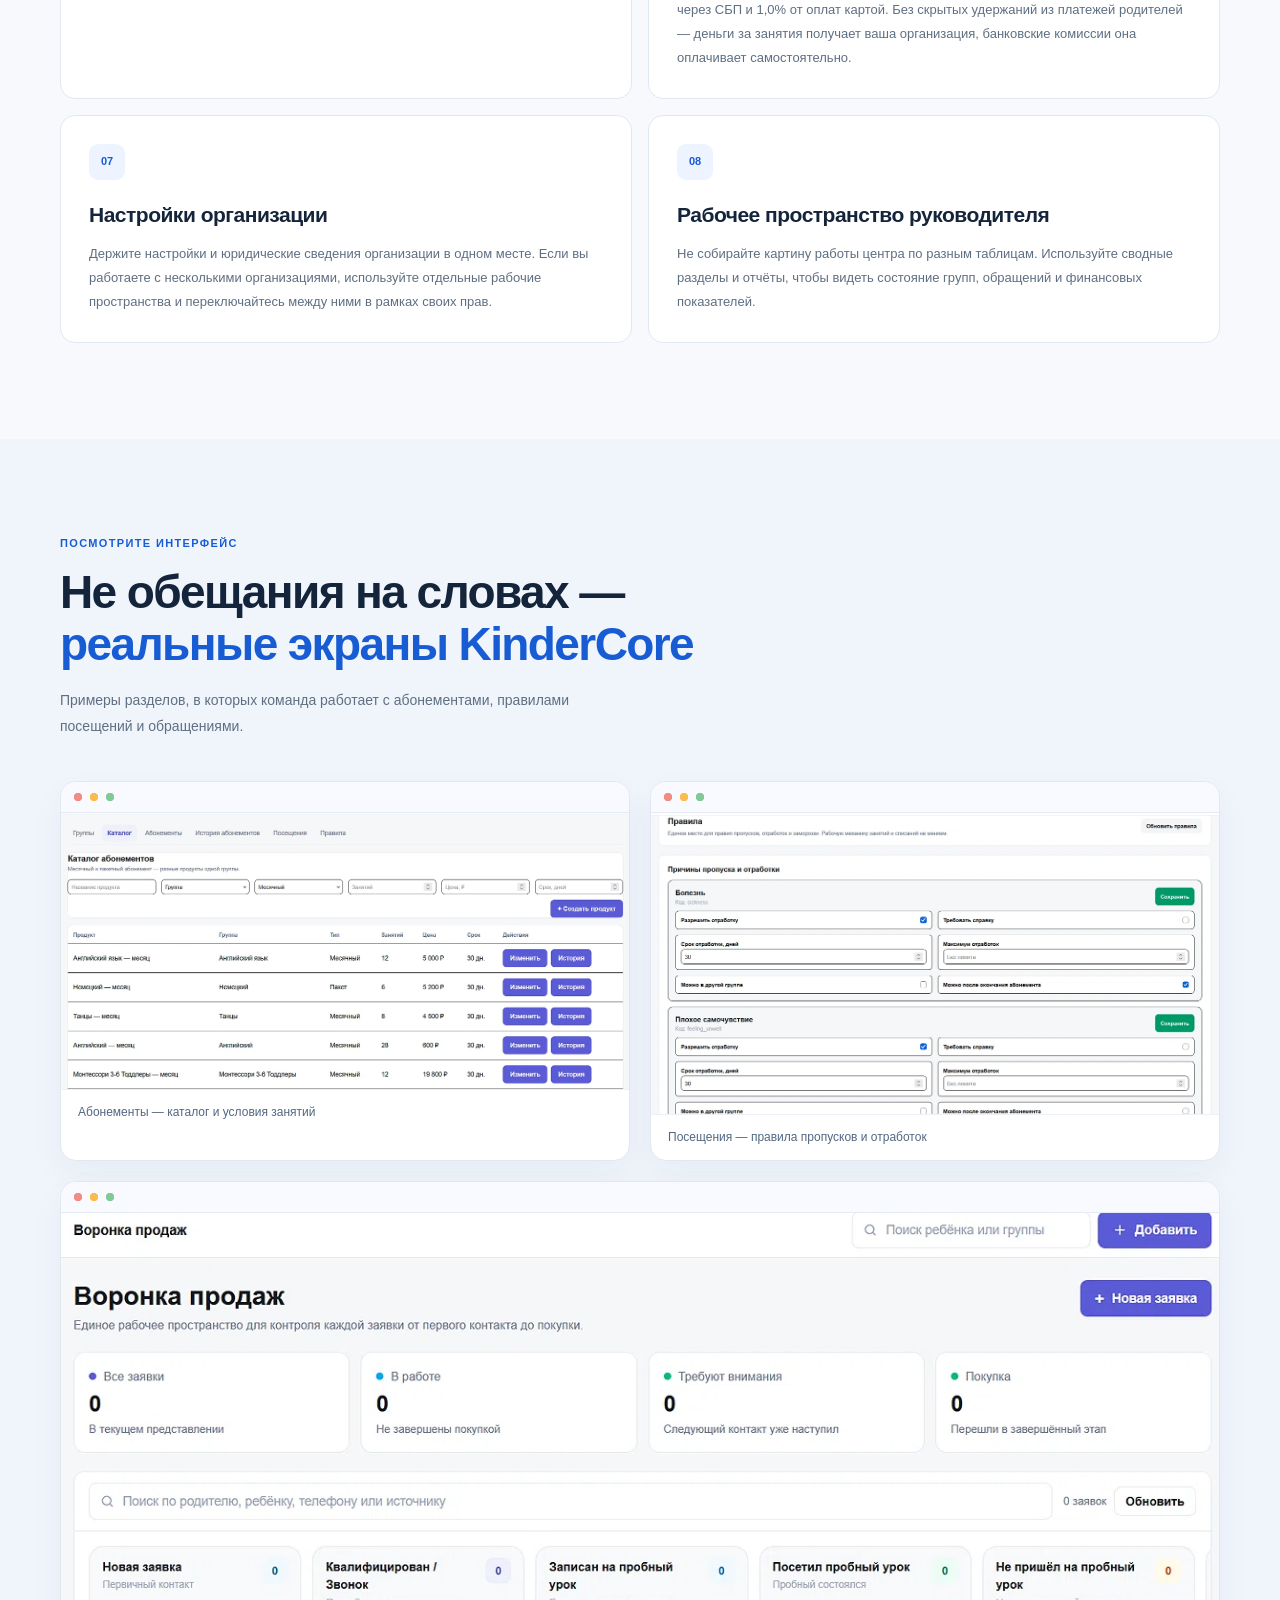
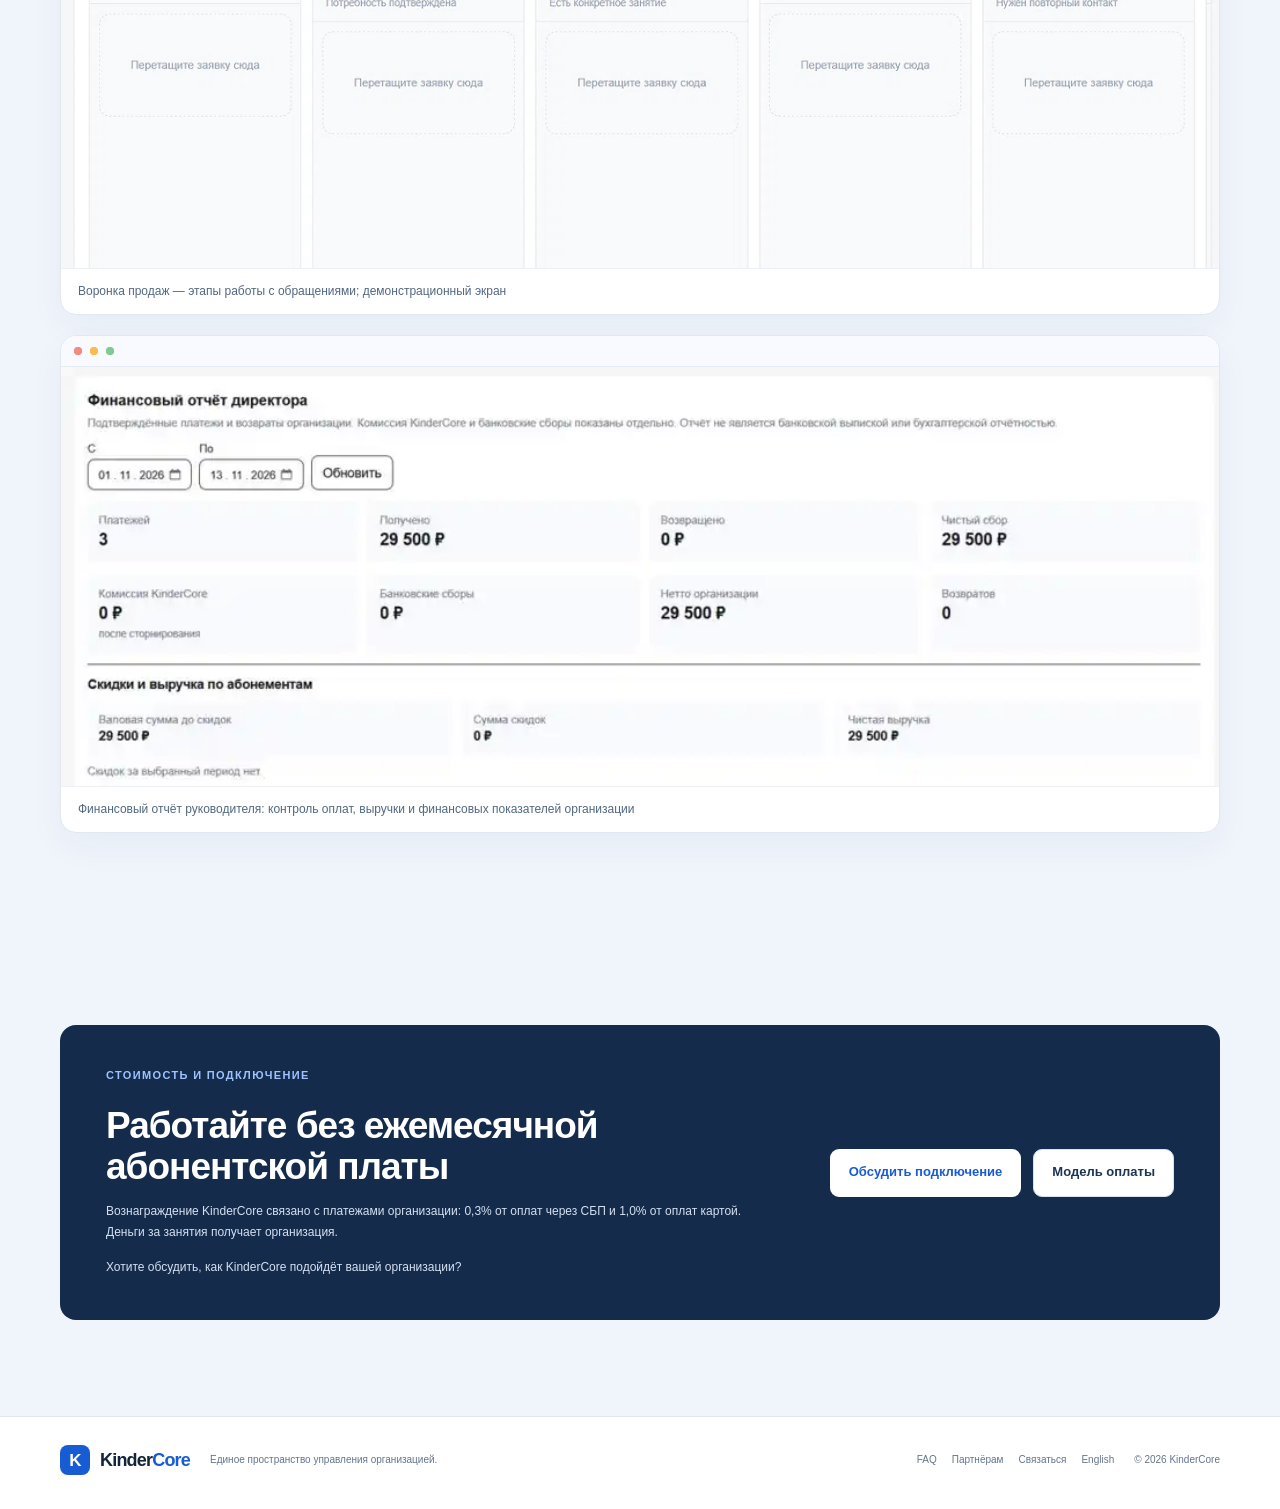
<file: features.html>
<!doctype html>
<html lang="ru">
<head>
<meta charset="utf-8">
<meta name="viewport" content="width=device-width, initial-scale=1">
<title>Возможности KinderCore — управление центром в одной системе</title>
<meta name="description" content="KinderCore объединяет работу с семьями, группами, расписанием, посещаемостью, абонементами, сотрудниками и финансовым учётом.">
<link rel="canonical" href="https://kinder-core-wabsite.pages.dev/features.html">
<link rel="alternate" hreflang="en" href="https://kinder-core-wabsite.pages.dev/en/features.html">
<link rel="alternate" hreflang="ru" href="https://kinder-core-wabsite.pages.dev/features.html">
<link rel="stylesheet" href="/styles.css">
<script src="/script.js" defer></script>
</head>
<body>
<a class="skip-link" href="#main">Перейти к содержимому</a>
<header class="site-header">
  <div class="container header-inner">
    <a class="brand" href="/"><span class="brand-mark">K</span><span>Kinder<span class="brand-accent">Core</span></span></a>
    <button class="menu-toggle" aria-expanded="false" aria-controls="main-nav"><span class="sr-only">Открыть меню</span><span></span><span></span></button>
    <nav class="main-nav" id="main-nav" aria-label="Основная навигация">
      <a href="/features.html" aria-current="page">Возможности</a>
      <a href="/how-it-works.html">Как это работает</a>
      <a href="/#audience">Для кого</a>
      <a href="/faq.html">Вопросы</a>
      <a href="/partners/">Партнёрам</a>
      <a class="nav-cta" href="/#contact">Связаться</a>
      <a href="/en/">EN</a>
    </nav>
  </div>
</header>
<main id="main">
  <section class="page-hero">
    <div class="container">
      <p class="eyebrow">Возможности KinderCore</p>
      <h1>Перестаньте управлять центром в Excel и WhatsApp</h1>
      <p class="lead">KinderCore собирает всё: от первого звонка родителя до финансового отчёта — в одну систему, чтобы вы тратили время на детей, а не на таблицы.</p>
      <a class="button button-primary" href="/#contact">Обсудить подключение <span aria-hidden="true">↗</span></a>
    </div>
  </section>

  <section class="section">
    <div class="container">
      <div class="section-heading">
        <p class="eyebrow">Ежедневная работа</p>
        <h2>Восемь задач, <span>которые проще держать вместе</span></h2>
        <p>Не набор технических модулей, а понятные рабочие сценарии для руководителя и команды.</p>
      </div>
      <div class="detail-grid">
        <article class="detail-card" id="clients">
          <span class="detail-number">01</span>
          <h2>Дети, родители и семьи</h2>
          <p>Устали искать в чатах, кто чей родитель? Соберите ребёнка и его представителей в одной карточке. Администратору проще найти нужные контакты и разобраться в семейных связях.</p>
        </article>
        <article class="detail-card" id="schedule">
          <span class="detail-number">02</span>
          <h2>Направления, группы и расписание</h2>
          <p>Хватит собирать расписание по сообщениям и таблицам. Держите направления, группы, педагогов и расписание в одном месте, чтобы команда работала с общей структурой занятий.</p>
        </article>
        <article class="detail-card" id="attendance">
          <span class="detail-number">03</span>
          <h2>Журнал посещаемости</h2>
          <p>Забудьте про бумажные журналы и ручные сверки. Отмечайте присутствие и отсутствие в системе, сохраняйте историю занятий и сверяйте посещения с учётом абонементов.</p>
        </article>
        <article class="detail-card" id="subscriptions">
          <span class="detail-number">04</span>
          <h2>Абонементы и занятия</h2>
          <p>Больше не нужно вручную искать, сколько занятий осталось. Ведите условия абонементов, сроки и остатки в одном месте — администратор сможет быстрее ответить на вопросы родителей.</p>
        </article>
        <article class="detail-card" id="staff">
          <span class="detail-number">05</span>
          <h2>Сотрудники и роли</h2>
          <p>Вы определяете, кому доступна работа в организации. Приглашайте сотрудников и назначайте роли, чтобы доступ к рабочим разделам соответствовал задачам команды.</p>
        </article>
        <article class="detail-card" id="finance">
          <span class="detail-number">06</span>
          <h2>Оплаты и финансовые отчёты</h2>
          <p>Вы точно знаете, сколько заработала организация. Фиксируйте оплаты наличными, картой или через СБП, а в финансовом отчёте контролируйте выручку и платежи. Вознаграждение KinderCore рассчитывается отдельно и прозрачно: 0,3% от оплат через СБП и 1,0% от оплат картой. Без скрытых удержаний из платежей родителей — деньги за занятия получает ваша организация, банковские комиссии она оплачивает самостоятельно.</p>
        </article>
        <article class="detail-card" id="organization">
          <span class="detail-number">07</span>
          <h2>Настройки организации</h2>
          <p>Держите настройки и юридические сведения организации в одном месте. Если вы работаете с несколькими организациями, используйте отдельные рабочие пространства и переключайтесь между ними в рамках своих прав.</p>
        </article>
        <article class="detail-card" id="manager">
          <span class="detail-number">08</span>
          <h2>Рабочее пространство руководителя</h2>
          <p>Не собирайте картину работы центра по разным таблицам. Используйте сводные разделы и отчёты, чтобы видеть состояние групп, обращений и финансовых показателей.</p>
        </article>
      </div>
    </div>
  </section>

  <section class="section section-soft">
    <div class="container">
      <div class="section-heading">
        <p class="eyebrow">Посмотрите интерфейс</p>
        <h2>Не обещания на словах — <span>реальные экраны KinderCore</span></h2>
        <p>Примеры разделов, в которых команда работает с абонементами, правилами посещений и обращениями.</p>
      </div>
      <div class="screenshot-grid">
        <figure class="screenshot-frame">
          <img src="/assets/screenshots/subscriptions.webp" alt="Каталог абонементов KinderCore с условиями и стоимостью" loading="lazy">
          <figcaption>Абонементы — каталог и условия занятий</figcaption>
        </figure>
        <figure class="screenshot-frame">
          <img src="/assets/screenshots/attendance-rules.webp" alt="Настройки правил пропусков и отработок занятий в KinderCore" loading="lazy">
          <figcaption>Посещения — правила пропусков и отработок</figcaption>
        </figure>
        <figure class="screenshot-frame screenshot-wide">
          <img src="/assets/screenshots/sales-funnel.webp" alt="Воронка продаж KinderCore с этапами обработки обращений" loading="lazy">
          <figcaption>Воронка продаж — этапы работы с обращениями; демонстрационный экран</figcaption>
        </figure>
        <figure class="screenshot-frame screenshot-wide">
          <img src="[data-uri]" alt="Финансовый отчёт директора KinderCore: подтверждённые платежи, выручка и сборы организации" loading="lazy">
          <figcaption>Финансовый отчёт руководителя: контроль оплат, выручки и финансовых показателей организации</figcaption>
        </figure>
              </div>
    </div>
  </section>

  <section class="section section-soft">
    <div class="container contact-panel">
      <div>
        <p class="eyebrow">Стоимость и подключение</p>
        <h2>Работайте без ежемесячной абонентской платы</h2>
        <p>Вознаграждение KinderCore связано с платежами организации: 0,3% от оплат через СБП и 1,0% от оплат картой. Деньги за занятия получает организация.</p>
        <p>Хотите обсудить, как KinderCore подойдёт вашей организации?</p>
      </div>
      <div class="hero-actions">
        <a class="button button-light" href="/#contact">Обсудить подключение</a>
        <a class="button button-secondary" href="/payments.html">Модель оплаты</a>
      </div>
    </div>
  </section>
</main>
<footer class="site-footer">
  <div class="container footer-inner">
    <a class="brand footer-brand" href="/"><span class="brand-mark">K</span><span>Kinder<span class="brand-accent">Core</span></span></a>
    <p>Единое пространство управления организацией.</p>
    <nav class="footer-links" aria-label="Ссылки в подвале">
      <a href="/faq.html">FAQ</a>
      <a href="/partners/">Партнёрам</a>
      <a href="/#contact">Связаться</a>
      <a href="/en/">English</a>
    </nav>
    <span class="footer-copy">© <span id="year">2026</span> KinderCore</span>
  </div>
</footer>
</body>
</html>
</file>
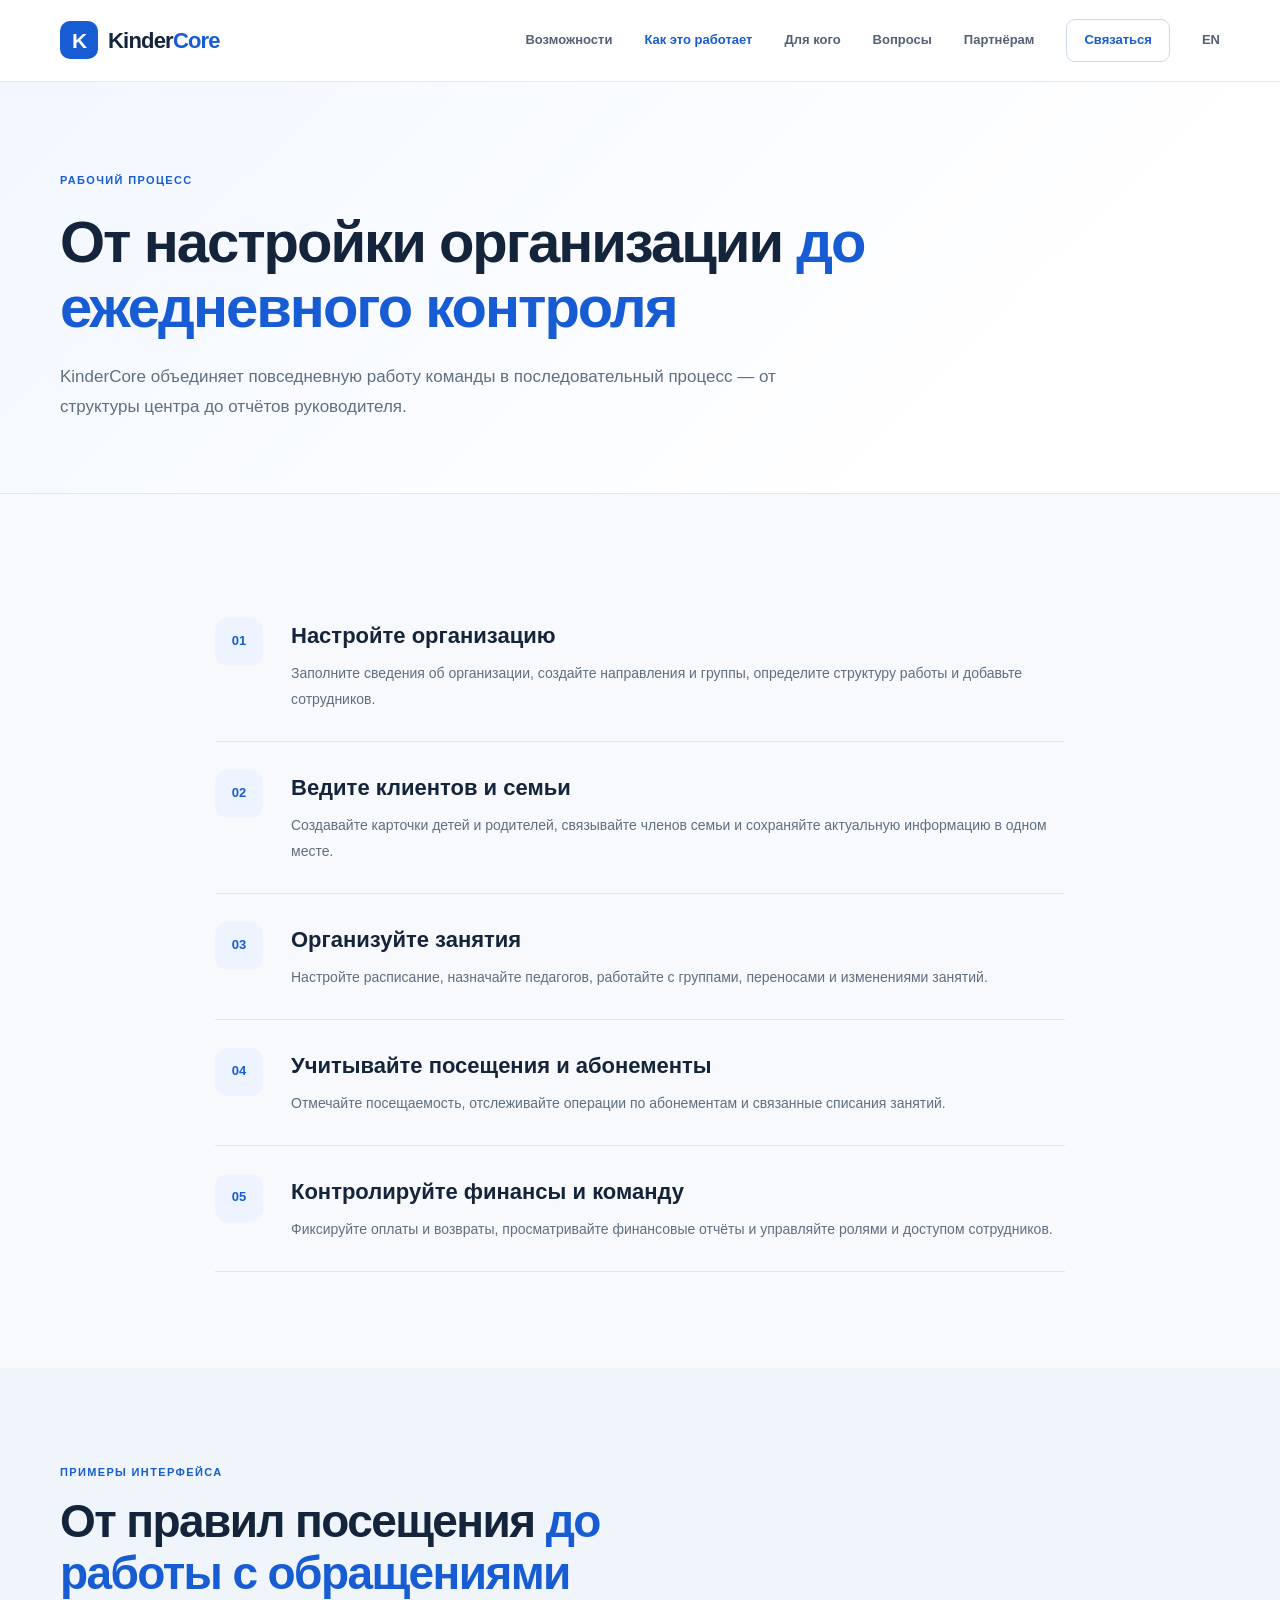
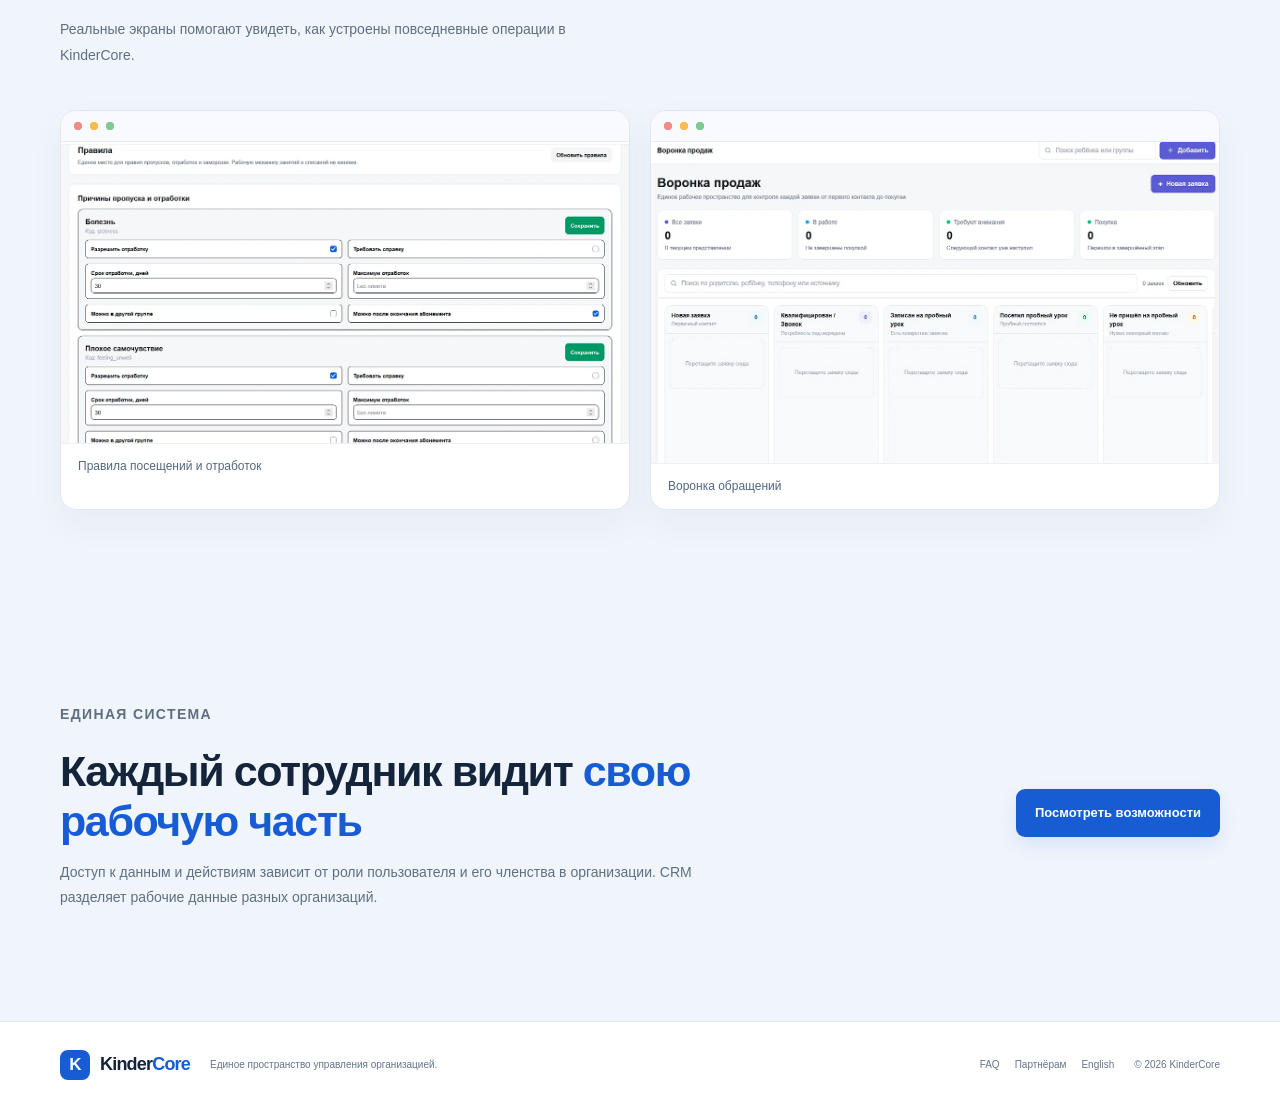
<file: how-it-works.html>
<!doctype html><html lang="ru"><head><meta charset="utf-8"><meta name="viewport" content="width=device-width, initial-scale=1"><title>Как работает KinderCore — управление организацией</title><meta name="description" content="Как организовать работу детского центра в KinderCore: настройка организации, команда, клиенты, группы, занятия и контроль."><link rel="canonical" href="https://kinder-core-wabsite.pages.dev/how-it-works.html"><link rel="alternate" hreflang="en" href="https://kinder-core-wabsite.pages.dev/en/how-it-works.html"><link rel="alternate" hreflang="ru" href="https://kinder-core-wabsite.pages.dev/how-it-works.html"><link rel="stylesheet" href="/styles.css"><script src="/script.js" defer></script></head><body><a class="skip-link" href="#main">Перейти к содержимому</a><header class="site-header"><div class="container header-inner"><a class="brand" href="/"><span class="brand-mark">K</span><span>Kinder<span class="brand-accent">Core</span></span></a><button class="menu-toggle" aria-expanded="false" aria-controls="main-nav"><span class="sr-only">Открыть меню</span><span></span><span></span></button><nav class="main-nav" id="main-nav" aria-label="Основная навигация"><a href="/features.html">Возможности</a><a href="/how-it-works.html" aria-current="page">Как это работает</a><a href="/#audience">Для кого</a><a href="/faq.html">Вопросы</a><a href="/partners/">Партнёрам</a><a class="nav-cta" href="/#contact">Связаться</a><a href="/en/">EN</a></nav></div></header><main id="main"><section class="page-hero"><div class="container"><p class="eyebrow">Рабочий процесс</p><h1>От настройки организации <span>до ежедневного контроля</span></h1><p class="lead">KinderCore объединяет повседневную работу команды в последовательный процесс — от структуры центра до отчётов руководителя.</p></div></section><section class="section"><div class="container steps-vertical">
<article class="step-row"><span class="step-bubble">01</span><div><h2>Настройте организацию</h2><p>Заполните сведения об организации, создайте направления и группы, определите структуру работы и добавьте сотрудников.</p></div></article>
<article class="step-row"><span class="step-bubble">02</span><div><h2>Ведите клиентов и семьи</h2><p>Создавайте карточки детей и родителей, связывайте членов семьи и сохраняйте актуальную информацию в одном месте.</p></div></article>
<article class="step-row"><span class="step-bubble">03</span><div><h2>Организуйте занятия</h2><p>Настройте расписание, назначайте педагогов, работайте с группами, переносами и изменениями занятий.</p></div></article>
<article class="step-row"><span class="step-bubble">04</span><div><h2>Учитывайте посещения и абонементы</h2><p>Отмечайте посещаемость, отслеживайте операции по абонементам и связанные списания занятий.</p></div></article>
<article class="step-row"><span class="step-bubble">05</span><div><h2>Контролируйте финансы и команду</h2><p>Фиксируйте оплаты и возвраты, просматривайте финансовые отчёты и управляйте ролями и доступом сотрудников.</p></div></article>
</div></section><section class="section section-soft"><div class="container"><div class="section-heading"><p class="eyebrow">Примеры интерфейса</p><h2>От правил посещения <span>до работы с обращениями</span></h2><p>Реальные экраны помогают увидеть, как устроены повседневные операции в KinderCore.</p></div><div class="screenshot-grid"><figure class="screenshot-frame"><img src="/assets/screenshots/attendance-rules.webp" alt="Экран настройки правил посещений и отработок" loading="lazy"><figcaption>Правила посещений и отработок</figcaption></figure><figure class="screenshot-frame"><img src="/assets/screenshots/sales-funnel.webp" alt="Этапы воронки продаж и обработки обращений" loading="lazy"><figcaption>Воронка обращений</figcaption></figure></div></div></section><section class="section section-soft"><div class="container split-callout"><div><p class="eyebrow">Единая система</p><h2>Каждый сотрудник видит <span>свою рабочую часть</span></h2><p>Доступ к данным и действиям зависит от роли пользователя и его членства в организации. CRM разделяет рабочие данные разных организаций.</p></div><a class="button button-primary" href="/features.html">Посмотреть возможности</a></div></section></main><footer class="site-footer"><div class="container footer-inner"><a class="brand footer-brand" href="/"><span class="brand-mark">K</span><span>Kinder<span class="brand-accent">Core</span></span></a><p>Единое пространство управления организацией.</p><nav class="footer-links"><a href="/faq.html">FAQ</a><a href="/partners/">Партнёрам</a><a href="/en/">English</a></nav><span class="footer-copy">© <span id="year">2026</span> KinderCore</span></div></footer></body></html>
</file>
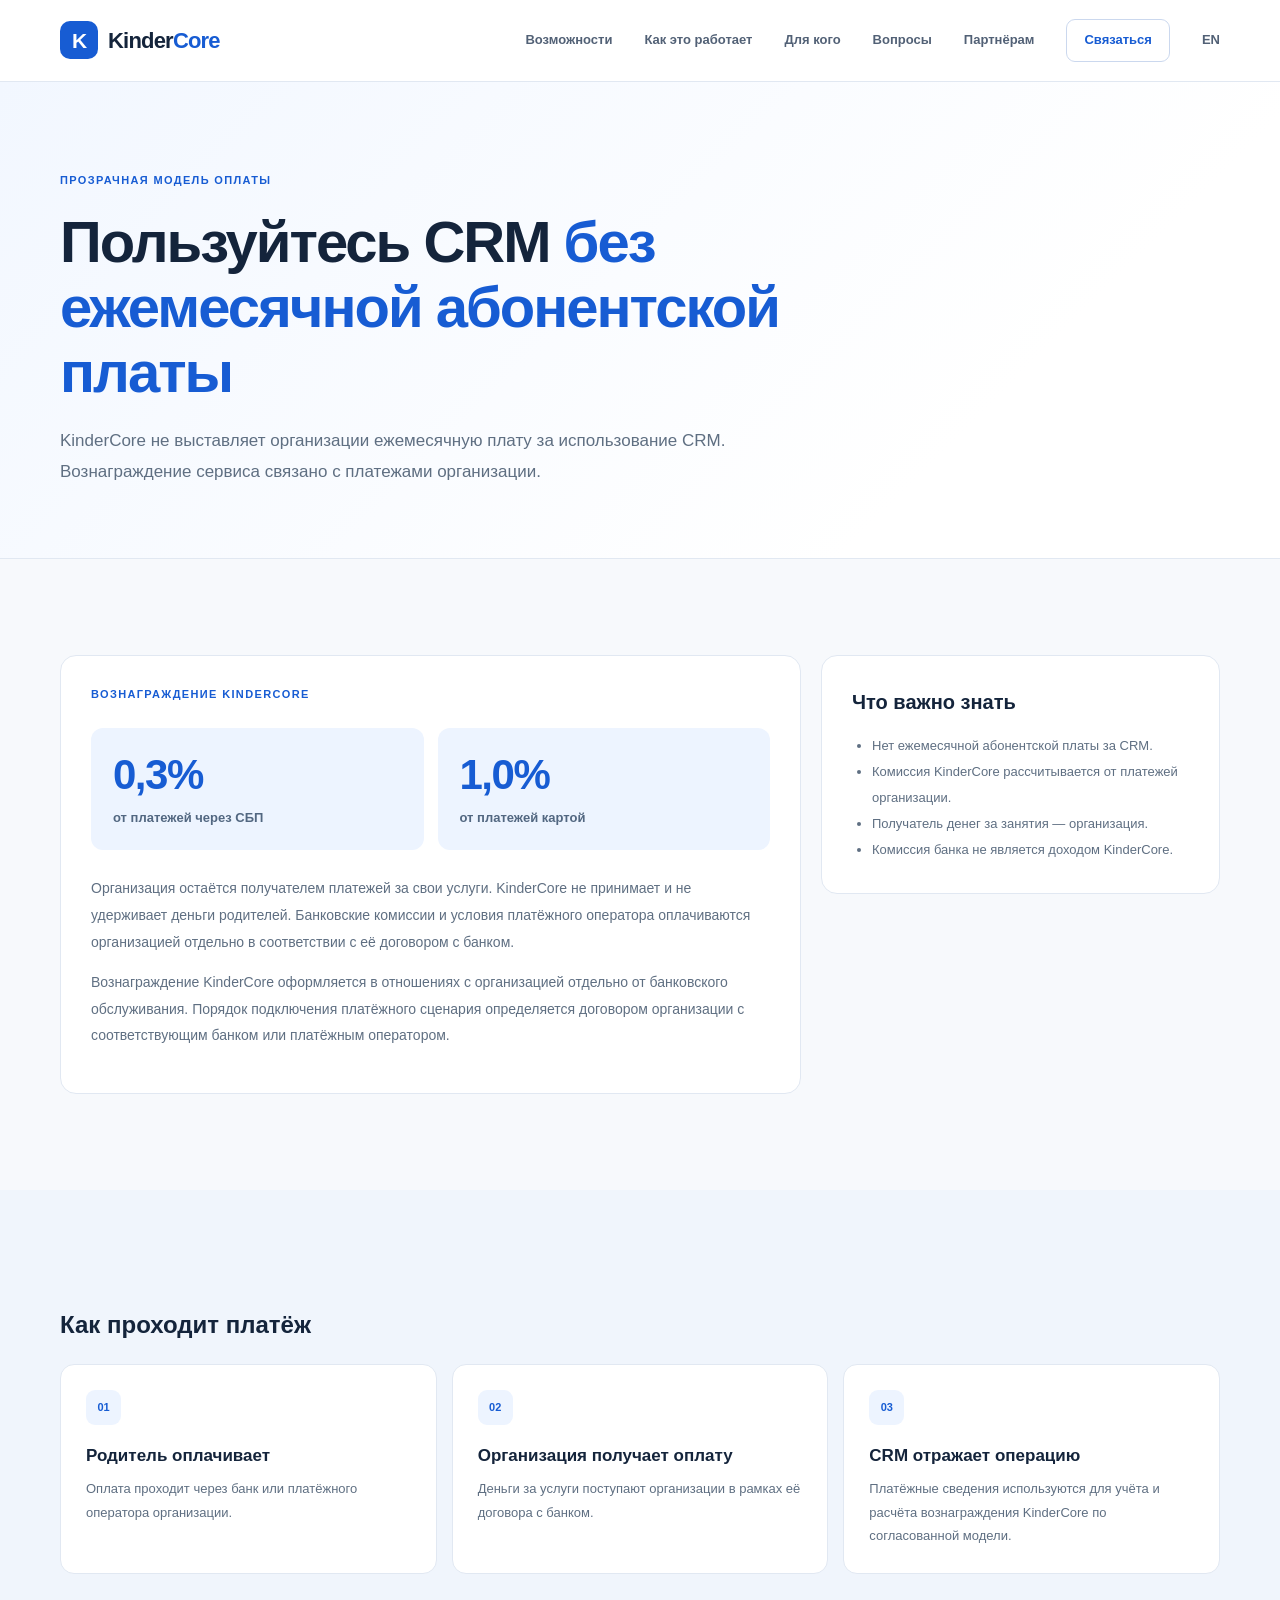
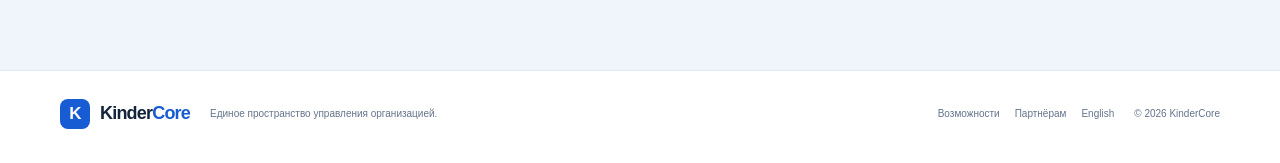
<file: payments.html>
<!doctype html><html lang="ru"><head><meta charset="utf-8"><meta name="viewport" content="width=device-width, initial-scale=1"><title>Стоимость KinderCore — без ежемесячной абонентской платы</title><meta name="description" content="Как устроена оплата KinderCore: нет ежемесячной абонентской платы, вознаграждение связано с платежами организации."><link rel="canonical" href="https://kinder-core-wabsite.pages.dev/payments.html"><link rel="alternate" hreflang="en" href="https://kinder-core-wabsite.pages.dev/en/payments.html"><link rel="alternate" hreflang="ru" href="https://kinder-core-wabsite.pages.dev/payments.html"><link rel="stylesheet" href="/styles.css"><script src="/script.js" defer></script></head><body><a class="skip-link" href="#main">Перейти к содержимому</a><header class="site-header"><div class="container header-inner"><a class="brand" href="/"><span class="brand-mark">K</span><span>Kinder<span class="brand-accent">Core</span></span></a><button class="menu-toggle" aria-expanded="false" aria-controls="main-nav"><span class="sr-only">Открыть меню</span><span></span><span></span></button><nav class="main-nav" id="main-nav" aria-label="Основная навигация"><a href="/features.html">Возможности</a><a href="/how-it-works.html">Как это работает</a><a href="/#audience">Для кого</a><a href="/faq.html">Вопросы</a><a href="/partners/">Партнёрам</a><a class="nav-cta" href="/#contact">Связаться</a><a href="/en/">EN</a></nav></div></header><main id="main"><section class="page-hero"><div class="container"><p class="eyebrow">Прозрачная модель оплаты</p><h1>Пользуйтесь CRM <span>без ежемесячной абонентской платы</span></h1><p class="lead">KinderCore не выставляет организации ежемесячную плату за использование CRM. Вознаграждение сервиса связано с платежами организации.</p></div></section><section class="section"><div class="container pricing-layout"><article class="pricing-main"><p class="eyebrow">Вознаграждение KinderCore</p><div class="rate-row"><div><strong>0,3%</strong><span>от платежей через СБП</span></div><div><strong>1,0%</strong><span>от платежей картой</span></div></div><p>Организация остаётся получателем платежей за свои услуги. KinderCore не принимает и не удерживает деньги родителей. Банковские комиссии и условия платёжного оператора оплачиваются организацией отдельно в соответствии с её договором с банком.</p><p>Вознаграждение KinderCore оформляется в отношениях с организацией отдельно от банковского обслуживания. Порядок подключения платёжного сценария определяется договором организации с соответствующим банком или платёжным оператором.</p></article><aside class="pricing-aside"><h2>Что важно знать</h2><ul><li>Нет ежемесячной абонентской платы за CRM.</li><li>Комиссия KinderCore рассчитывается от платежей организации.</li><li>Получатель денег за занятия — организация.</li><li>Комиссия банка не является доходом KinderCore.</li></ul></aside></div></section><section class="section section-soft"><div class="container"><h2>Как проходит платёж</h2><div class="steps-grid"><article class="step-card"><span>01</span><h3>Родитель оплачивает</h3><p>Оплата проходит через банк или платёжного оператора организации.</p></article><article class="step-card"><span>02</span><h3>Организация получает оплату</h3><p>Деньги за услуги поступают организации в рамках её договора с банком.</p></article><article class="step-card"><span>03</span><h3>CRM отражает операцию</h3><p>Платёжные сведения используются для учёта и расчёта вознаграждения KinderCore по согласованной модели.</p></article></div></div></section></main><footer class="site-footer"><div class="container footer-inner"><a class="brand footer-brand" href="/"><span class="brand-mark">K</span><span>Kinder<span class="brand-accent">Core</span></span></a><p>Единое пространство управления организацией.</p><nav class="footer-links"><a href="/features.html">Возможности</a><a href="/partners/">Партнёрам</a><a href="/en/">English</a></nav><span class="footer-copy">© <span id="year">2026</span> KinderCore</span></div></footer></body></html>
</file>
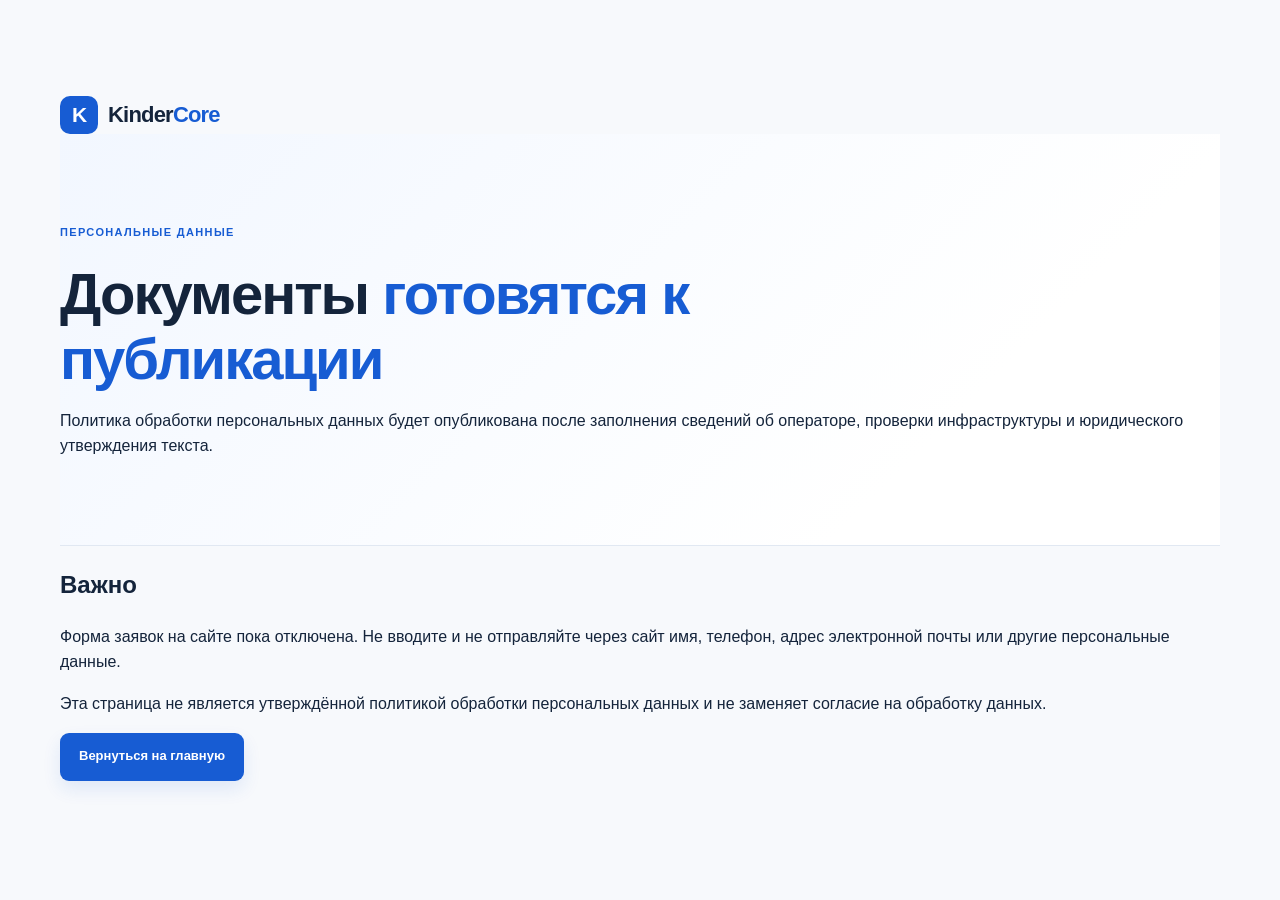
<file: privacy.html>
<!doctype html>
<html lang="ru"><head><meta charset="utf-8"><meta name="viewport" content="width=device-width, initial-scale=1"><title>Персональные данные — KinderCore</title><meta name="description" content="Статус подготовки документов о персональных данных сайта KinderCore."><meta name="robots" content="noindex, nofollow"><link rel="canonical" href="https://kinder-core-wabsite.pages.dev/privacy.html"><link rel="stylesheet" href="/styles.css"><link rel="icon" href="/favicon.svg" type="image/svg+xml"></head>
<body><main id="main" class="section"><div class="container"><a class="brand" href="/"><span class="brand-mark">K</span><span>Kinder<span class="brand-accent">Core</span></span></a><section class="page-hero"><p class="eyebrow">Персональные данные</p><h1>Документы <span>готовятся к публикации</span></h1><p>Политика обработки персональных данных будет опубликована после заполнения сведений об операторе, проверки инфраструктуры и юридического утверждения текста.</p></section><div class="legal-draft"><h2>Важно</h2><p>Форма заявок на сайте пока отключена. Не вводите и не отправляйте через сайт имя, телефон, адрес электронной почты или другие персональные данные.</p><p>Эта страница не является утверждённой политикой обработки персональных данных и не заменяет согласие на обработку данных.</p></div><p><a class="button button-primary" href="/">Вернуться на главную</a></p></div></main></body></html>
</file>
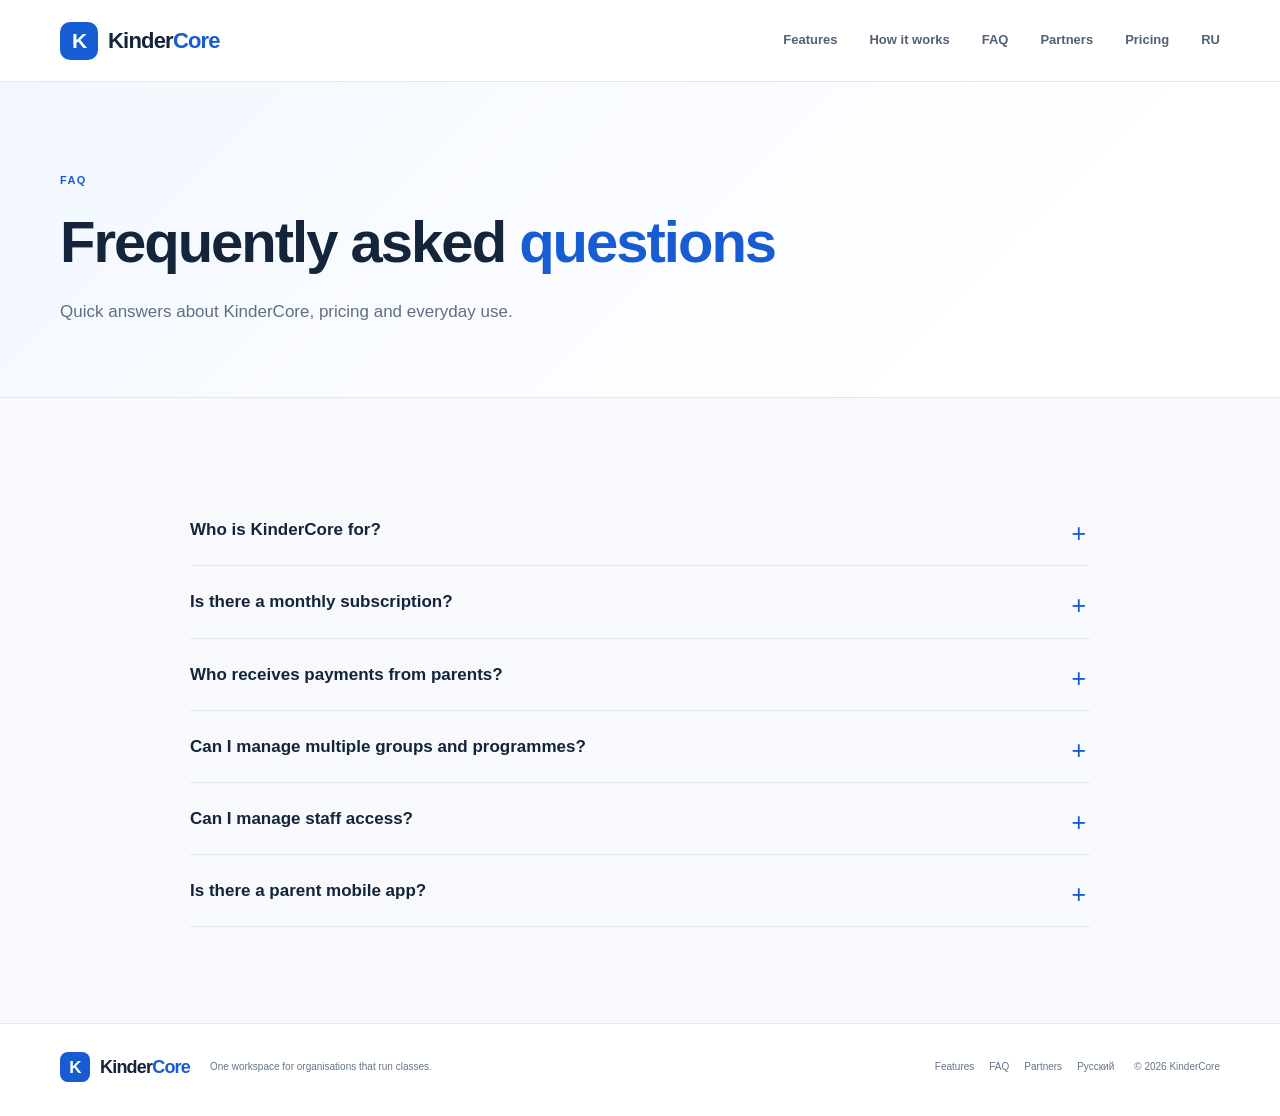
<file: en/faq.html>
<!doctype html><html lang="en"><head><meta charset="utf-8"><meta name="viewport" content="width=device-width, initial-scale=1"><title>KinderCore FAQ — frequently asked questions</title><meta name="description" content="Answers about KinderCore features, pricing, payments, staff access and organisations."><link rel="canonical" href="https://kinder-core-wabsite.pages.dev/en/faq.html"><link rel="alternate" hreflang="en" href="https://kinder-core-wabsite.pages.dev/en/faq.html"><link rel="alternate" hreflang="ru" href="https://kinder-core-wabsite.pages.dev/faq.html"><link rel="stylesheet" href="/styles.css"><script src="/script.js" defer></script></head><body><a class="skip-link" href="#main">Skip to content</a><header class="site-header"><div class="container header-inner"><a class="brand" href="/en/"><span class="brand-mark">K</span><span>Kinder<span class="brand-accent">Core</span></span></a><button class="menu-toggle" aria-expanded="false" aria-controls="main-nav"><span class="sr-only">Open menu</span><span></span><span></span></button><nav class="main-nav" id="main-nav" aria-label="Main navigation"><a href="/en/features.html">Features</a><a href="/en/how-it-works.html">How it works</a><a href="/en/faq.html">FAQ</a><a href="/en/partners/">Partners</a><a href="/en/payments.html">Pricing</a><a href="/">RU</a></nav></div></header><main id="main"><section class="page-hero"><div class="container"><p class="eyebrow">FAQ</p><h1>Frequently asked <span>questions</span></h1><p class="lead">Quick answers about KinderCore, pricing and everyday use.</p></div></section><section class="section"><div class="container faq-list"><details><summary>Who is KinderCore for?</summary><p>Private childcare and Montessori centres, learning centres, clubs, sports sections, creative studios, language schools and organisations running classes for children or adults.</p></details><details><summary>Is there a monthly subscription?</summary><p>No. There is no monthly subscription fee for KinderCore. Remuneration is 0.3% of SBP payments and 1.0% of card payments.</p></details><details><summary>Who receives payments from parents?</summary><p>The organisation remains the recipient of payments for its services. KinderCore does not receive or hold parents' money. Bank fees are paid separately under the organisation's bank agreement.</p></details><details><summary>Can I manage multiple groups and programmes?</summary><p>Yes. KinderCore includes programmes, groups, schedules, teacher assignment and attendance tracking.</p></details><details><summary>Can I manage staff access?</summary><p>Yes. The organisation can manage staff invitations, roles, positions and access.</p></details><details><summary>Is there a parent mobile app?</summary><p>The main KinderCore interface is an administrative CRM for organisations. A parent portal and mobile app are not part of the current core scope.</p></details></div></section></main><footer class="site-footer"><div class="container footer-inner"><a class="brand footer-brand" href="/en/"><span class="brand-mark">K</span><span>Kinder<span class="brand-accent">Core</span></span></a><p>One workspace for organisations that run classes.</p><nav class="footer-links"><a href="/en/features.html">Features</a><a href="/en/faq.html">FAQ</a><a href="/en/partners/">Partners</a><a href="/">Русский</a></nav><span class="footer-copy">© <span id="year">2026</span> KinderCore</span></div></footer></body></html>
</file>
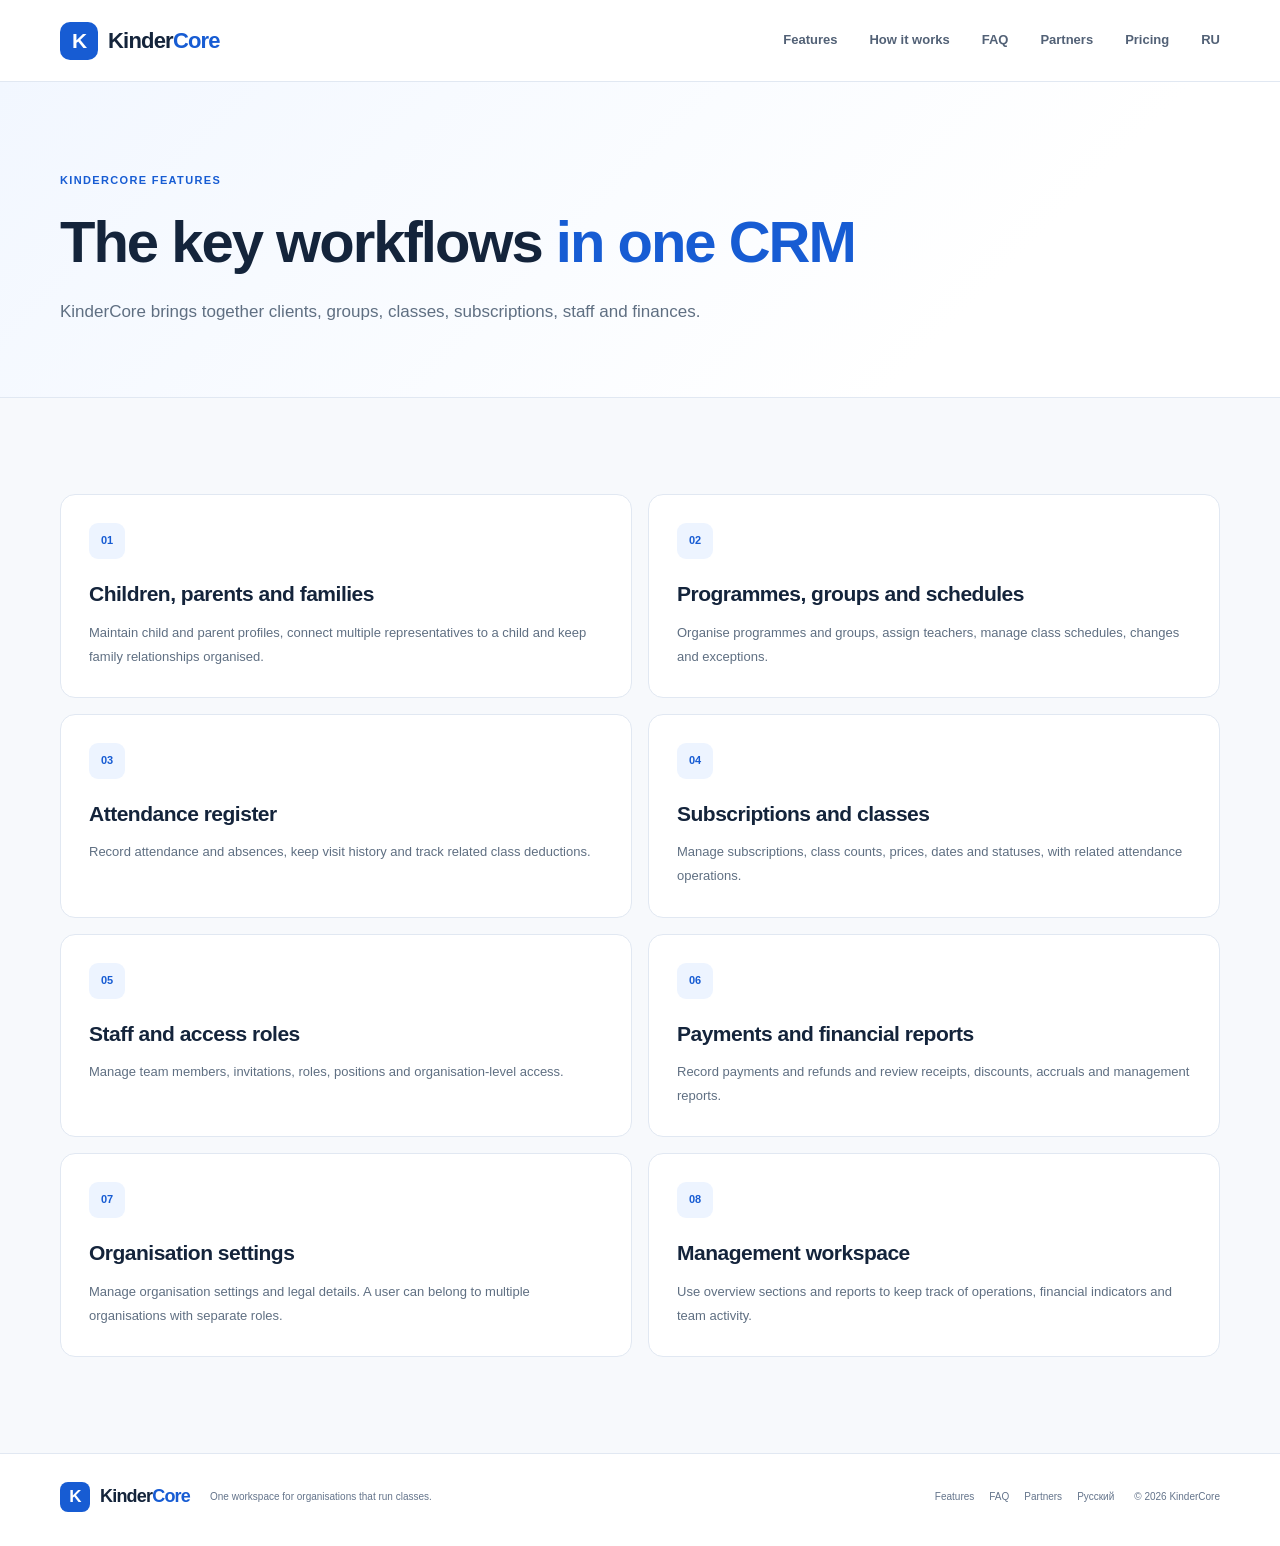
<file: en/features.html>
<!doctype html><html lang="en"><head><meta charset="utf-8"><meta name="viewport" content="width=device-width, initial-scale=1"><title>KinderCore features — CRM for learning centres</title><meta name="description" content="Manage clients, families, groups, schedules, attendance, subscriptions, staff and financial reports in KinderCore."><link rel="canonical" href="https://kinder-core-wabsite.pages.dev/en/features.html"><link rel="alternate" hreflang="en" href="https://kinder-core-wabsite.pages.dev/en/features.html"><link rel="alternate" hreflang="ru" href="https://kinder-core-wabsite.pages.dev/features.html"><link rel="stylesheet" href="/styles.css"><script src="/script.js" defer></script></head><body><a class="skip-link" href="#main">Skip to content</a><header class="site-header"><div class="container header-inner"><a class="brand" href="/en/"><span class="brand-mark">K</span><span>Kinder<span class="brand-accent">Core</span></span></a><button class="menu-toggle" aria-expanded="false" aria-controls="main-nav"><span class="sr-only">Open menu</span><span></span><span></span></button><nav class="main-nav" id="main-nav" aria-label="Main navigation"><a href="/en/features.html">Features</a><a href="/en/how-it-works.html">How it works</a><a href="/en/faq.html">FAQ</a><a href="/en/partners/">Partners</a><a href="/en/payments.html">Pricing</a><a href="/">RU</a></nav></div></header><main id="main"><section class="page-hero"><div class="container"><p class="eyebrow">KinderCore features</p><h1>The key workflows <span>in one CRM</span></h1><p class="lead">KinderCore brings together clients, groups, classes, subscriptions, staff and finances.</p></div></section><section class="section"><div class="container detail-grid">
<article class="detail-card"><span class="detail-number">01</span><h2>Children, parents and families</h2><p>Maintain child and parent profiles, connect multiple representatives to a child and keep family relationships organised.</p></article>
<article class="detail-card"><span class="detail-number">02</span><h2>Programmes, groups and schedules</h2><p>Organise programmes and groups, assign teachers, manage class schedules, changes and exceptions.</p></article>
<article class="detail-card"><span class="detail-number">03</span><h2>Attendance register</h2><p>Record attendance and absences, keep visit history and track related class deductions.</p></article>
<article class="detail-card"><span class="detail-number">04</span><h2>Subscriptions and classes</h2><p>Manage subscriptions, class counts, prices, dates and statuses, with related attendance operations.</p></article>
<article class="detail-card"><span class="detail-number">05</span><h2>Staff and access roles</h2><p>Manage team members, invitations, roles, positions and organisation-level access.</p></article>
<article class="detail-card"><span class="detail-number">06</span><h2>Payments and financial reports</h2><p>Record payments and refunds and review receipts, discounts, accruals and management reports.</p></article>
<article class="detail-card"><span class="detail-number">07</span><h2>Organisation settings</h2><p>Manage organisation settings and legal details. A user can belong to multiple organisations with separate roles.</p></article>
<article class="detail-card"><span class="detail-number">08</span><h2>Management workspace</h2><p>Use overview sections and reports to keep track of operations, financial indicators and team activity.</p></article>
</div></section></main><footer class="site-footer"><div class="container footer-inner"><a class="brand footer-brand" href="/en/"><span class="brand-mark">K</span><span>Kinder<span class="brand-accent">Core</span></span></a><p>One workspace for organisations that run classes.</p><nav class="footer-links"><a href="/en/features.html">Features</a><a href="/en/faq.html">FAQ</a><a href="/en/partners/">Partners</a><a href="/">Русский</a></nav><span class="footer-copy">© <span id="year">2026</span> KinderCore</span></div></footer></body></html>
</file>
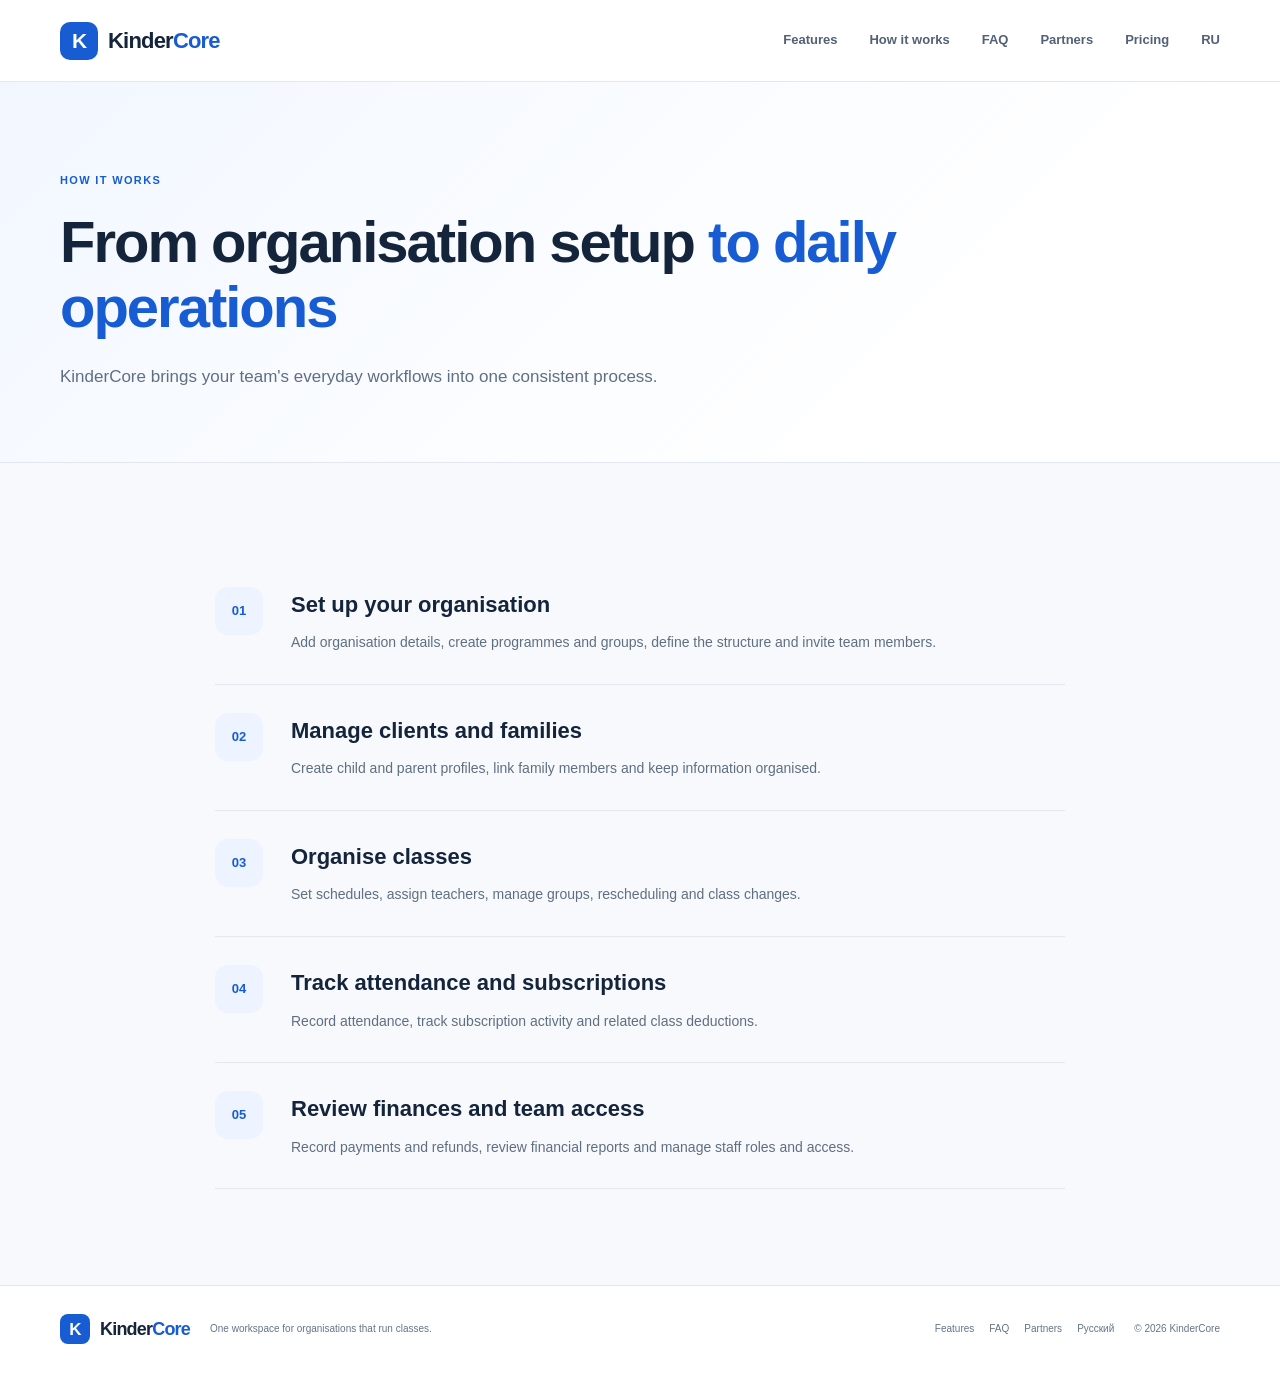
<file: en/how-it-works.html>
<!doctype html><html lang="en"><head><meta charset="utf-8"><meta name="viewport" content="width=device-width, initial-scale=1"><title>How KinderCore works — manage your organisation</title><meta name="description" content="Learn how to organise your centre's teams, families, groups, schedules, attendance and reports in KinderCore."><link rel="canonical" href="https://kinder-core-wabsite.pages.dev/en/how-it-works.html"><link rel="alternate" hreflang="en" href="https://kinder-core-wabsite.pages.dev/en/how-it-works.html"><link rel="alternate" hreflang="ru" href="https://kinder-core-wabsite.pages.dev/how-it-works.html"><link rel="stylesheet" href="/styles.css"><script src="/script.js" defer></script></head><body><a class="skip-link" href="#main">Skip to content</a><header class="site-header"><div class="container header-inner"><a class="brand" href="/en/"><span class="brand-mark">K</span><span>Kinder<span class="brand-accent">Core</span></span></a><button class="menu-toggle" aria-expanded="false" aria-controls="main-nav"><span class="sr-only">Open menu</span><span></span><span></span></button><nav class="main-nav" id="main-nav" aria-label="Main navigation"><a href="/en/features.html">Features</a><a href="/en/how-it-works.html">How it works</a><a href="/en/faq.html">FAQ</a><a href="/en/partners/">Partners</a><a href="/en/payments.html">Pricing</a><a href="/">RU</a></nav></div></header><main id="main"><section class="page-hero"><div class="container"><p class="eyebrow">How it works</p><h1>From organisation setup <span>to daily operations</span></h1><p class="lead">KinderCore brings your team's everyday workflows into one consistent process.</p></div></section><section class="section"><div class="container steps-vertical"><article class="step-row"><span class="step-bubble">01</span><div><h2>Set up your organisation</h2><p>Add organisation details, create programmes and groups, define the structure and invite team members.</p></div></article><article class="step-row"><span class="step-bubble">02</span><div><h2>Manage clients and families</h2><p>Create child and parent profiles, link family members and keep information organised.</p></div></article><article class="step-row"><span class="step-bubble">03</span><div><h2>Organise classes</h2><p>Set schedules, assign teachers, manage groups, rescheduling and class changes.</p></div></article><article class="step-row"><span class="step-bubble">04</span><div><h2>Track attendance and subscriptions</h2><p>Record attendance, track subscription activity and related class deductions.</p></div></article><article class="step-row"><span class="step-bubble">05</span><div><h2>Review finances and team access</h2><p>Record payments and refunds, review financial reports and manage staff roles and access.</p></div></article></div></section></main><footer class="site-footer"><div class="container footer-inner"><a class="brand footer-brand" href="/en/"><span class="brand-mark">K</span><span>Kinder<span class="brand-accent">Core</span></span></a><p>One workspace for organisations that run classes.</p><nav class="footer-links"><a href="/en/features.html">Features</a><a href="/en/faq.html">FAQ</a><a href="/en/partners/">Partners</a><a href="/">Русский</a></nav><span class="footer-copy">© <span id="year">2026</span> KinderCore</span></div></footer></body></html>
</file>
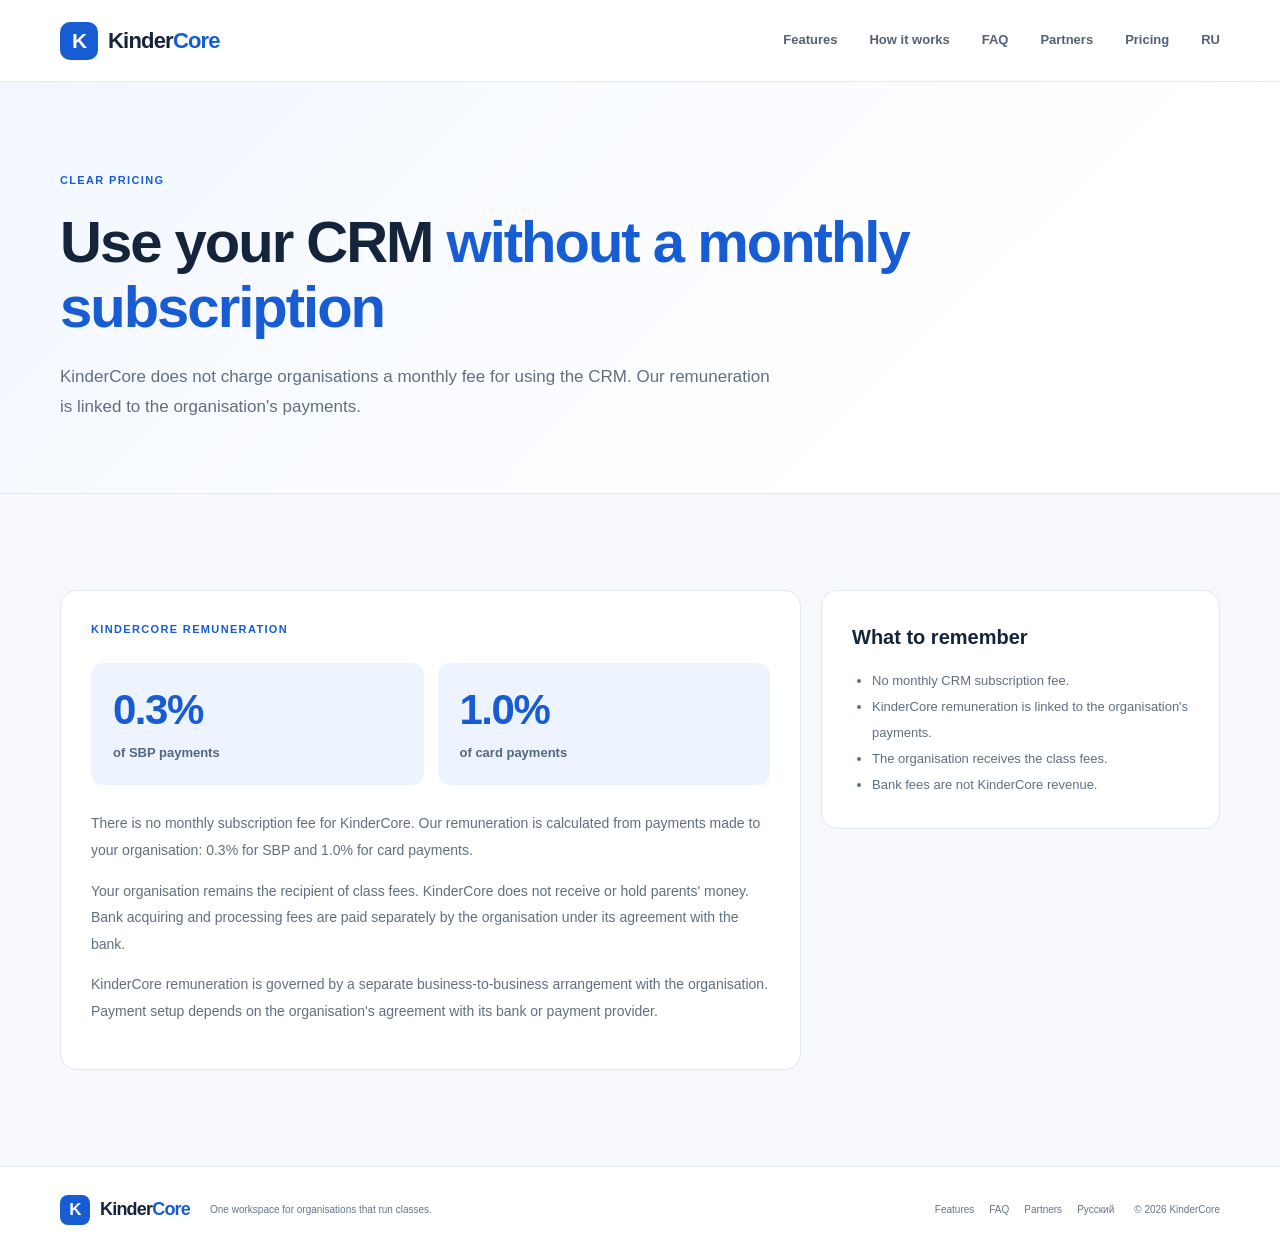
<file: en/payments.html>
<!doctype html><html lang="en"><head><meta charset="utf-8"><meta name="viewport" content="width=device-width, initial-scale=1"><title>KinderCore pricing — no monthly subscription fee</title><meta name="description" content="Understand KinderCore pricing: no monthly subscription fee and remuneration linked to payments received by your organisation."><link rel="canonical" href="https://kinder-core-wabsite.pages.dev/en/payments.html"><link rel="alternate" hreflang="en" href="https://kinder-core-wabsite.pages.dev/en/payments.html"><link rel="alternate" hreflang="ru" href="https://kinder-core-wabsite.pages.dev/payments.html"><link rel="stylesheet" href="/styles.css"><script src="/script.js" defer></script></head><body><a class="skip-link" href="#main">Skip to content</a><header class="site-header"><div class="container header-inner"><a class="brand" href="/en/"><span class="brand-mark">K</span><span>Kinder<span class="brand-accent">Core</span></span></a><button class="menu-toggle" aria-expanded="false" aria-controls="main-nav"><span class="sr-only">Open menu</span><span></span><span></span></button><nav class="main-nav" id="main-nav" aria-label="Main navigation"><a href="/en/features.html">Features</a><a href="/en/how-it-works.html">How it works</a><a href="/en/faq.html">FAQ</a><a href="/en/partners/">Partners</a><a href="/en/payments.html">Pricing</a><a href="/">RU</a></nav></div></header><main id="main"><section class="page-hero"><div class="container"><p class="eyebrow">Clear pricing</p><h1>Use your CRM <span>without a monthly subscription</span></h1><p class="lead">KinderCore does not charge organisations a monthly fee for using the CRM. Our remuneration is linked to the organisation's payments.</p></div></section><section class="section"><div class="container pricing-layout"><article class="pricing-main"><p class="eyebrow">KinderCore remuneration</p><div class="rate-row"><div><strong>0.3%</strong><span>of SBP payments</span></div><div><strong>1.0%</strong><span>of card payments</span></div></div><p>There is no monthly subscription fee for KinderCore. Our remuneration is calculated from payments made to your organisation: 0.3% for SBP and 1.0% for card payments.</p><p>Your organisation remains the recipient of class fees. KinderCore does not receive or hold parents' money. Bank acquiring and processing fees are paid separately by the organisation under its agreement with the bank.</p><p>KinderCore remuneration is governed by a separate business-to-business arrangement with the organisation. Payment setup depends on the organisation's agreement with its bank or payment provider.</p></article><aside class="pricing-aside"><h2>What to remember</h2><ul><li>No monthly CRM subscription fee.</li><li>KinderCore remuneration is linked to the organisation's payments.</li><li>The organisation receives the class fees.</li><li>Bank fees are not KinderCore revenue.</li></ul></aside></div></section></main><footer class="site-footer"><div class="container footer-inner"><a class="brand footer-brand" href="/en/"><span class="brand-mark">K</span><span>Kinder<span class="brand-accent">Core</span></span></a><p>One workspace for organisations that run classes.</p><nav class="footer-links"><a href="/en/features.html">Features</a><a href="/en/faq.html">FAQ</a><a href="/en/partners/">Partners</a><a href="/">Русский</a></nav><span class="footer-copy">© <span id="year">2026</span> KinderCore</span></div></footer></body></html>
</file>
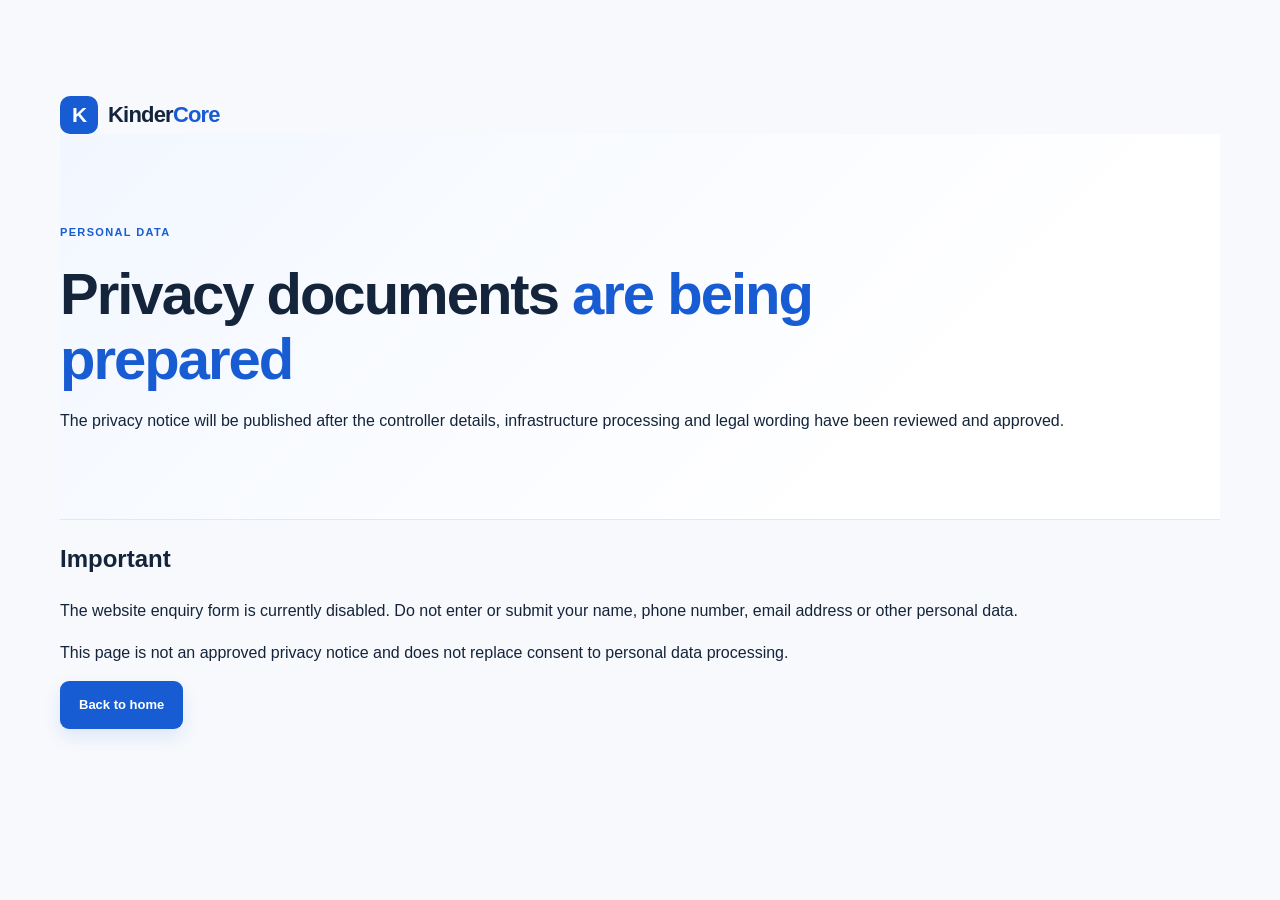
<file: en/privacy.html>
<!doctype html>
<html lang="en"><head><meta charset="utf-8"><meta name="viewport" content="width=device-width, initial-scale=1"><title>Privacy information — KinderCore</title><meta name="description" content="Status of the KinderCore website privacy information and enquiry form."><meta name="robots" content="noindex, nofollow"><link rel="canonical" href="https://kinder-core-wabsite.pages.dev/en/privacy.html"><link rel="stylesheet" href="/styles.css"><link rel="icon" href="/favicon.svg" type="image/svg+xml"></head>
<body><main id="main" class="section"><div class="container"><a class="brand" href="/en/"><span class="brand-mark">K</span><span>Kinder<span class="brand-accent">Core</span></span></a><section class="page-hero"><p class="eyebrow">Personal data</p><h1>Privacy documents <span>are being prepared</span></h1><p>The privacy notice will be published after the controller details, infrastructure processing and legal wording have been reviewed and approved.</p></section><div class="legal-draft"><h2>Important</h2><p>The website enquiry form is currently disabled. Do not enter or submit your name, phone number, email address or other personal data.</p><p>This page is not an approved privacy notice and does not replace consent to personal data processing.</p></div><p><a class="button button-primary" href="/en/">Back to home</a></p></div></main></body></html>
</file>
<file: styles.css>
:root{
  color-scheme:light;
  --ink:#14243b;
  --muted:#5f6f82;
  --blue:#175cd3;
  --blue-hover:#1249a8;
  --paper:#f7f9fc;
  --line:#e1e8f2;
  --pale-blue:#edf4ff;
  --white:#fff;
  --radius:16px;
  --content:1160px;
}
*{box-sizing:border-box}
html{scroll-behavior:smooth;scroll-padding-top:92px}
body{margin:0;background:var(--paper);color:var(--ink);font-family:Inter,-apple-system,BlinkMacSystemFont,"Segoe UI",Roboto,Arial,sans-serif;line-height:1.6;-webkit-font-smoothing:antialiased}
a{color:inherit;text-decoration:none}
a:focus-visible,button:focus-visible{outline:3px solid #7baeff;outline-offset:4px}
button,a{-webkit-tap-highlight-color:transparent}
.container{width:min(var(--content),calc(100% - 48px));margin-inline:auto}
.site-header{height:82px;display:flex;align-items:center;position:sticky;top:0;z-index:10;background:rgba(255,255,255,.96);border-bottom:1px solid var(--line);backdrop-filter:blur(14px)}
.header-inner,.brand,.main-nav,.hero-actions,.hero-bottom,.footer-inner{display:flex;align-items:center}
.header-inner{justify-content:space-between}
.brand{gap:10px;font-size:22px;font-weight:800;letter-spacing:-.8px}
.brand-mark{display:grid;place-items:center;width:38px;height:38px;border-radius:10px;background:var(--blue);color:#fff;font-size:21px;letter-spacing:-1px}
.brand-accent{color:var(--blue)}
.main-nav{gap:32px;color:#526176;font-size:13px;font-weight:650}
.main-nav>a:not(.nav-cta):hover{color:var(--blue)}
.nav-cta{padding:10px 17px;border:1px solid #cbd8ee;border-radius:9px;color:var(--blue)}
.nav-cta:hover{background:var(--pale-blue)}
.menu-toggle{display:none}
.section{padding:96px 0}
.hero{padding:70px 0 28px;overflow:hidden}
.hero-grid{display:grid;grid-template-columns:minmax(0,1.06fr) minmax(0,.94fr);gap:48px;align-items:center;min-height:490px}
.hero-copy{padding:8px 0 24px;min-width:0}
.eyebrow{display:flex;align-items:center;gap:9px;margin:0 0 20px;color:var(--blue);font-size:11px;font-weight:800;letter-spacing:1.35px;text-transform:uppercase}
.eyebrow-dot{width:7px;height:7px;border-radius:50%;background:#2f80ed;box-shadow:0 0 0 5px #e7f0ff;flex:none}
.hero h1,.section-heading h2,.about-copy h2,.contact-panel h2{margin:0;font-size:clamp(38px,4.05vw,55px);font-weight:780;line-height:1.12;letter-spacing:-2px}
.hero h1 span,.section-heading h2 span,.about-copy h2 span{color:var(--blue)}
.hero-description{max-width:565px;margin:22px 0 26px;color:var(--muted);font-size:16px;line-height:1.8}
.hero-actions{gap:12px;flex-wrap:wrap}
.button{display:inline-flex;min-height:48px;align-items:center;justify-content:center;gap:12px;padding:12px 18px;border:1px solid transparent;border-radius:9px;font-size:13px;font-weight:750;text-align:center;transition:transform .18s ease,background .18s ease}
.button:hover{transform:translateY(-1px)}
.button-primary{background:var(--blue);color:#fff;box-shadow:0 8px 18px #175cd31c}
.button-primary:hover{background:var(--blue-hover)}
.button-secondary{border-color:#d7e1ef;background:#fff;color:#1d3555}
.button-secondary:hover{background:#f8faff}
.hero-note{max-width:440px;margin:16px 0 0;color:#64748b;font-size:11px;line-height:1.6}
.hero-visual{display:grid;place-items:center;min-width:0}
.dashboard-card{position:relative;z-index:1;width:min(470px,100%);overflow:hidden;border:1px solid #dce5f1;border-radius:15px;background:#fff;box-shadow:0 24px 64px #17365b12}
.dashboard-top{display:flex;min-height:48px;align-items:center;justify-content:space-between;gap:10px;padding:10px 17px;border-bottom:1px solid #e5ebf4;background:#f8faff;color:#526781;font-size:10px}
.dashboard-context{display:flex;align-items:center;gap:8px;white-space:nowrap}
.context-mark{display:grid;place-items:center;width:21px;height:21px;border-radius:6px;background:var(--blue);color:#fff;font-weight:800}
.context-separator{color:#a0aec0}
.concept-label{padding:4px 7px;border:1px solid #dbe7f8;border-radius:5px;color:#175cd3;font-size:9px;white-space:nowrap}
.dashboard-welcome{display:flex;align-items:center;justify-content:space-between;gap:12px;padding:22px 22px 18px}
.dashboard-welcome>div{display:flex;flex-direction:column;gap:4px}
.tiny-label{color:var(--blue);font-size:8px;font-weight:800;letter-spacing:1.4px}
.dashboard-welcome strong{font-size:21px;line-height:1.25;letter-spacing:-.6px}
.preview-date{color:#71829a;font-size:9px;white-space:nowrap}
.dashboard-summary{display:grid;grid-template-columns:repeat(3,minmax(0,1fr));gap:9px;padding:0 18px 18px}
.summary-item{display:flex;min-width:0;flex-direction:column;gap:5px;padding:12px 11px;border:1px solid #e4ebf5;border-radius:9px;background:#f9fbff}
.summary-item>span{color:#64748b;font-size:10px}
.summary-item b{font-size:12px;line-height:1.35}
.summary-item i{color:#71829a;font-size:9px;font-style:normal;line-height:1.4}
.dashboard-list{padding:0 18px 15px}
.list-heading{display:flex;align-items:baseline;justify-content:space-between;gap:10px;padding:0 2px 8px}
.list-heading b{font-size:12px}
.list-heading span{color:#71829a;font-size:9px}
.process-row{display:flex;align-items:center;gap:10px;padding:10px 2px;border-top:1px solid #edf1f7}
.process-icon{display:grid;width:29px;height:29px;flex:none;place-items:center;border:1px solid #dce8fb;border-radius:7px;background:#f0f6ff;color:var(--blue);font-size:9px;font-weight:800}
.process-copy{display:flex;min-width:0;flex:1;flex-direction:column;gap:1px}
.process-copy b{font-size:10px;line-height:1.4}
.process-copy small{color:#71829a;font-size:9px;line-height:1.4}
.process-state{padding:4px 6px;border-radius:5px;background:#edf4ff;color:#175cd3;font-size:8px;white-space:nowrap}
.dashboard-footer{display:flex;align-items:flex-start;gap:7px;padding:11px 18px;border-top:1px solid #e5ebf4;color:#64748b;font-size:9px;line-height:1.5}
.status-dot{width:6px;height:6px;flex:none;margin-top:4px;border-radius:50%;background:#2780ee}
.hero-bottom{gap:15px;flex-wrap:wrap;margin-top:22px;padding-top:22px;border-top:1px solid var(--line);color:#64748b;font-size:10px;font-weight:650}
.bottom-line{width:34px;height:1px;background:#b7c9e3}
.section-soft{background:#f0f5fc}
.section-heading{max-width:650px;margin-bottom:42px}
.section-heading .eyebrow{margin-bottom:15px}
.section-heading h2,.about-copy h2{font-size:clamp(34px,3.7vw,46px);letter-spacing:-1.6px}
.section-heading>p:last-child{max-width:580px;margin:18px 0 0;color:var(--muted);font-size:14px;line-height:1.8}
.feature-grid{display:grid;grid-template-columns:repeat(4,minmax(0,1fr));gap:14px}
.feature-card{min-height:244px;padding:23px 20px 20px;border:1px solid var(--line);border-radius:14px;background:#fff;box-shadow:0 3px 12px #17365b05}
.feature-icon{display:grid;width:42px;height:42px;place-items:center;margin-bottom:21px;border-radius:11px;background:var(--pale-blue);color:var(--blue);font-size:21px}
.feature-card h3{margin:0 0 8px;font-size:15px;letter-spacing:-.2px;line-height:1.4}
.feature-card p{margin:0 0 15px;color:#5f6f82;font-size:12px;line-height:1.75}
.feature-tag{display:inline-block;padding:5px 9px;border-radius:6px;background:var(--pale-blue);color:var(--blue);font-size:9px;font-weight:750}
.section-disclaimer{margin:18px 0 0;color:#64748b;font-size:11px;line-height:1.7}
.audience-grid{display:grid;grid-template-columns:minmax(0,.85fr) minmax(0,1.15fr);gap:75px;align-items:start}
.audience-heading{position:sticky;top:120px}
.audience-list{border-top:1px solid var(--line)}
.audience-item{display:grid;grid-template-columns:42px minmax(0,1fr) 20px;gap:14px;align-items:center;padding:22px 0;border-bottom:1px solid var(--line)}
.audience-number{color:#71829a;font-size:10px;font-weight:800}
.audience-item b,.audience-item small{display:block}
.audience-item b{font-size:14px}
.audience-item small{margin-top:4px;color:#64748b;font-size:11px;line-height:1.5}
.audience-arrow{color:var(--blue);font-size:18px}
.about-section,.contact-section{padding-top:12px}
.about-panel{display:grid;grid-template-columns:minmax(180px,.65fr) minmax(0,1fr);gap:45px;align-items:center;overflow:hidden;padding:54px 8%;border-radius:18px;background:var(--pale-blue)}
.about-symbol{position:relative;display:grid;width:190px;height:190px;place-items:center;margin:auto;border-radius:50%;background:#dceaff}
.about-symbol span{z-index:1;color:var(--blue);font-size:82px;font-weight:850;letter-spacing:-8px}
.about-symbol i{position:absolute;width:135px;height:135px;border:1px solid #b6cff7;border-radius:50%}
.about-symbol i:nth-of-type(2){width:162px;height:162px}
.about-symbol i:nth-of-type(3){width:190px;height:190px}
.about-copy h2{font-size:42px}
.about-copy>p:not(.eyebrow){max-width:490px;color:#526781;font-size:13px;line-height:1.85}
.about-copy .about-emphasis{color:var(--blue);font-weight:800}
.contact-panel{display:flex;align-items:center;justify-content:space-between;gap:35px;padding:42px 46px;border-radius:16px;background:#142b4b;color:#fff}
.contact-panel .eyebrow{color:#9fc3ff}
.contact-panel h2{max-width:650px;font-size:clamp(27px,3vw,37px);letter-spacing:-1px}
.contact-panel p:not(.eyebrow){max-width:640px;margin:13px 0 0;color:#d5e1f3;font-size:12px;line-height:1.8}
.button-light{flex:none;background:#fff;color:var(--blue)}
.site-footer{padding:28px 0 34px;border-top:1px solid var(--line);background:#fff}
.footer-inner{gap:20px;flex-wrap:wrap}
.footer-brand{font-size:18px}
.footer-brand .brand-mark{width:30px;height:30px;border-radius:8px;font-size:17px}
.footer-inner p{flex:1;margin:0;color:#64748b;font-size:10px}
.footer-copy{color:#64748b;font-size:10px}
.skip-link{position:absolute;top:10px;left:-9999px;z-index:99;padding:10px;background:#fff}
.skip-link:focus{left:10px}
.sr-only{position:absolute;width:1px;height:1px;padding:0;margin:-1px;overflow:hidden;clip:rect(0,0,0,0);white-space:nowrap;border:0}
@media(max-width:1050px){
 .hero-grid{grid-template-columns:minmax(0,1fr) minmax(0,.95fr);gap:28px}
 .hero h1{font-size:clamp(39px,4.2vw,49px)}
 .dashboard-welcome{padding-inline:17px}
 .dashboard-summary{gap:6px;padding-inline:13px}
 .summary-item{padding:10px 8px}
 .dashboard-list{padding-inline:13px}
 .feature-grid{grid-template-columns:repeat(2,minmax(0,1fr))}
 .audience-grid{gap:38px}
 .about-panel{padding-inline:6%}
}
@media(max-width:760px){
 .container{width:min(100% - 36px,560px)}
 .site-header{height:70px}
 .menu-toggle{display:flex;width:42px;height:42px;flex-direction:column;align-items:center;justify-content:center;gap:5px;border:1px solid var(--line);border-radius:10px;background:#fff}
 .menu-toggle span:not(.sr-only){display:block;width:17px;height:2px;border-radius:2px;background:var(--ink)}
 .main-nav{position:absolute;top:69px;right:0;left:0;display:none;flex-direction:column;align-items:stretch;gap:4px;padding:16px 22px 22px;border-bottom:1px solid var(--line);background:#fff}
 .main-nav.is-open{display:flex}
 .main-nav>a{padding:12px 8px}
 .main-nav .nav-cta{margin-top:6px;text-align:center}
 .hero{padding-top:48px}
 .hero-grid{display:flex;flex-direction:column;align-items:stretch;gap:18px;min-height:0}
 .hero-copy{padding:0}
 .hero h1{max-width:620px;font-size:clamp(37px,8.3vw,48px);letter-spacing:-1.7px}
 .hero-description{margin:18px 0 22px;font-size:14px}
 .hero-actions{align-items:stretch;flex-direction:column}
 .button{width:100%}
 .hero-visual{padding:0 0 4px}
 .dashboard-card{width:min(470px,100%)}
 .hero-bottom{gap:10px;margin-top:17px;padding-top:17px;font-size:9px}
 .section{padding:68px 0}
 .section-heading h2,.about-copy h2{font-size:clamp(32px,7vw,38px);letter-spacing:-1.3px}
 .section-heading>p:last-child{font-size:13px}
 .feature-grid{gap:10px}
 .feature-card{min-height:225px;padding:18px 15px}
 .feature-icon{margin-bottom:16px}
 .feature-card h3{font-size:14px}
 .feature-card p{font-size:11px}
 .audience-grid{grid-template-columns:1fr;gap:24px}
 .audience-heading{position:static;margin-bottom:0}
 .audience-item{grid-template-columns:28px minmax(0,1fr) 16px;gap:10px}
 .audience-item b{font-size:13px}
 .audience-item small{font-size:10px}
 .about-section,.contact-section{padding-top:0}
 .about-panel{grid-template-columns:1fr;gap:23px;padding:30px 24px;border-radius:16px}
 .about-symbol{width:140px;height:140px}
 .about-symbol span{font-size:62px}
 .about-symbol i:nth-of-type(1){width:100px;height:100px}
 .about-symbol i:nth-of-type(2){width:120px;height:120px}
 .about-symbol i:nth-of-type(3){width:140px;height:140px}
 .about-copy h2{font-size:34px}
 .contact-panel{align-items:stretch;flex-direction:column;gap:22px;padding:29px 24px}
 .contact-panel h2{font-size:30px}
 .footer-inner{gap:12px}
 .footer-inner p{order:3;flex-basis:100%}
 .footer-copy{margin-left:auto}
}
@media(max-width:430px){
 .dashboard-top{align-items:flex-start;flex-direction:column;gap:5px;padding:9px 13px}
 .dashboard-context{font-size:10px}
 .concept-label{align-self:flex-start}
 .dashboard-welcome{align-items:flex-start;flex-direction:column;gap:8px;padding:17px 14px 14px}
 .dashboard-welcome strong{font-size:19px}
 .dashboard-summary{gap:6px;padding:0 10px 13px}
 .summary-item{padding:9px 7px}
 .summary-item>span{font-size:9px}
 .summary-item b{font-size:10px}
 .summary-item i{font-size:8px}
 .dashboard-list{padding:0 10px 12px}
 .list-heading{align-items:flex-start;flex-direction:column;gap:1px}
 .process-row{gap:7px}
 .process-copy b{font-size:9px}
 .process-copy small{font-size:8px}
 .process-state{font-size:7px}
 .dashboard-footer{padding-inline:12px;font-size:8px}
 .feature-grid{grid-template-columns:1fr}
 .feature-card{min-height:0}
 .feature-card p{font-size:12px}
 .hero h1{font-size:36px}
}
@media(prefers-reduced-motion:reduce){
 html{scroll-behavior:auto}
 *,*::before,*::after{transition:none!important;animation:none!important}
}

/* Multi-page website */
.main-nav a[aria-current="page"]{color:var(--blue)}
.lang-link{font-weight:800;color:var(--blue)}
.text-link{display:inline-flex;margin-top:7px;color:var(--blue);font-size:12px;font-weight:800}
.section-action{display:flex;justify-content:center;margin-top:30px}
.page-hero{padding:90px 0 70px;background:linear-gradient(135deg,#f2f7ff 0%,#fff 75%);border-bottom:1px solid var(--line)}
.page-hero h1{max-width:850px;margin:0;font-size:clamp(38px,5vw,58px);line-height:1.12;letter-spacing:-2px}
.page-hero h1 span{color:var(--blue)}
.page-hero .lead{max-width:720px;margin:22px 0 0;color:var(--muted);font-size:17px;line-height:1.8}
.page-hero .button{margin-top:28px}
.detail-grid{display:grid;grid-template-columns:repeat(2,minmax(0,1fr));gap:16px}
.detail-card{padding:28px;border:1px solid var(--line);border-radius:15px;background:#fff}
.detail-number{display:inline-grid;width:36px;height:36px;place-items:center;border-radius:9px;background:var(--pale-blue);color:var(--blue);font-size:11px;font-weight:850}
.detail-card h2{margin:18px 0 10px;font-size:21px;letter-spacing:-.5px}
.detail-card p{margin:0;color:var(--muted);font-size:13px;line-height:1.85}
.steps-grid{display:grid;grid-template-columns:repeat(3,minmax(0,1fr));gap:15px}
.step-card{padding:25px;border:1px solid var(--line);border-radius:14px;background:#fff}
.step-card>span{display:inline-grid;width:35px;height:35px;place-items:center;border-radius:9px;background:var(--pale-blue);color:var(--blue);font-size:11px;font-weight:850}
.step-card h3{margin:17px 0 8px;font-size:17px}
.step-card p{margin:0;color:var(--muted);font-size:13px;line-height:1.8}
.steps-vertical{max-width:850px}
.step-row{display:grid;grid-template-columns:54px minmax(0,1fr);gap:22px;padding:28px 0;border-bottom:1px solid var(--line)}
.step-bubble{display:grid;width:48px;height:48px;place-items:center;border-radius:13px;background:var(--pale-blue);color:var(--blue);font-size:13px;font-weight:850}
.step-row h2{margin:0 0 8px;font-size:22px}
.step-row p{margin:0;color:var(--muted);font-size:14px;line-height:1.85}
.split-callout{display:flex;align-items:center;justify-content:space-between;gap:35px}
.split-callout>div{max-width:700px}
.split-callout h2{margin:0;font-size:clamp(30px,3.5vw,43px);line-height:1.15;letter-spacing:-1.4px}
.split-callout h2 span{color:var(--blue)}
.split-callout p{color:var(--muted);font-size:14px;line-height:1.8}
.pricing-layout{display:grid;grid-template-columns:minmax(0,1.3fr) minmax(260px,.7fr);gap:20px;align-items:start}
.pricing-main,.pricing-aside{padding:30px;border:1px solid var(--line);border-radius:16px;background:#fff}
.rate-row{display:grid;grid-template-columns:repeat(2,minmax(0,1fr));gap:14px;margin:25px 0}
.rate-row>div{padding:22px;border-radius:12px;background:var(--pale-blue)}
.rate-row strong{display:block;color:var(--blue);font-size:42px;line-height:1.2;letter-spacing:-1.5px}
.rate-row span{display:block;margin-top:7px;color:#526781;font-size:13px;font-weight:650}
.pricing-main>p:not(.eyebrow){color:var(--muted);font-size:14px;line-height:1.9}
.pricing-aside h2{margin:0 0 15px;font-size:20px}
.pricing-aside ul{padding-left:20px;margin:0;color:var(--muted);font-size:13px;line-height:2}
.faq-list{max-width:900px}
.faq-list details{padding:22px 0;border-bottom:1px solid var(--line)}
.faq-list summary{position:relative;padding-right:34px;cursor:pointer;list-style:none;font-size:17px;font-weight:750}
.faq-list summary::-webkit-details-marker{display:none}
.faq-list summary:after{content:"+";position:absolute;right:4px;top:-3px;color:var(--blue);font-size:25px;font-weight:500}
.faq-list details[open] summary:after{content:"−"}
.faq-list details p{max-width:780px;margin:14px 0 0;color:var(--muted);font-size:14px;line-height:1.85}
.footer-links{display:flex;flex-wrap:wrap;gap:15px;color:#64748b;font-size:10px}
.footer-links a:hover{color:var(--blue)}
@media(max-width:760px){
 .page-hero{padding:62px 0 48px}
 .page-hero h1{font-size:39px;letter-spacing:-1.5px}
 .page-hero .lead{font-size:14px}
 .detail-grid,.steps-grid,.pricing-layout{grid-template-columns:1fr}
 .detail-card{padding:23px}
 .step-row{grid-template-columns:42px minmax(0,1fr);gap:14px;padding:22px 0}
 .step-bubble{width:40px;height:40px}
 .step-row h2{font-size:19px}
 .split-callout{align-items:stretch;flex-direction:column;gap:15px}
 .rate-row{gap:8px}
 .rate-row>div{padding:16px}
 .rate-row strong{font-size:34px}
 .footer-links{order:4;flex-basis:100%}
}


.contact-form-panel{padding:42px 46px;border:1px solid var(--line);border-radius:18px;background:#fff}
.contact-form-panel .section-heading{margin-bottom:28px}
.lead-form fieldset{padding:0;margin:0;border:0}
.lead-form fieldset:disabled{opacity:.72}
.form-grid{display:grid;grid-template-columns:repeat(2,minmax(0,1fr));gap:17px}
.form-grid label{display:flex;flex-direction:column;gap:7px;color:var(--ink);font-size:12px;font-weight:750}
.form-grid input,.form-grid select,.form-grid textarea{width:100%;min-height:46px;padding:11px 12px;border:1px solid #d7e1ef;border-radius:9px;background:#fbfcff;color:var(--ink);font:inherit;font-size:13px}
.form-grid textarea{resize:vertical}
.form-grid input:focus,.form-grid select:focus,.form-grid textarea:focus{outline:3px solid #d9e8ff;border-color:#7baeff}
.form-grid .full-field{grid-column:1/-1}
.optional{color:#71829a;font-weight:500}
.consent-field{display:grid!important;grid-template-columns:18px minmax(0,1fr);align-items:start;gap:10px!important;font-weight:500!important;line-height:1.6}
.consent-field input{width:17px;height:17px;min-height:0;margin:2px 0 0;accent-color:var(--blue)}
.consent-field a{color:var(--blue);text-decoration:underline}
.form-status{margin:16px 0 0;padding:13px 15px;border-radius:9px;background:#fff8e8;color:#77551a;font-size:12px;line-height:1.7}
.lead-form .button{margin-top:20px}
@media(max-width:760px){.contact-form-panel{padding:27px 21px}.form-grid{grid-template-columns:1fr}.form-grid .full-field{grid-column:auto}}


/* Real product screenshots */
.product-shot-hero{align-self:center}
.screenshot-frame{min-width:0;margin:0;overflow:hidden;border:1px solid var(--line);border-radius:16px;background:#fff;box-shadow:0 14px 36px #17365b0b}
.screenshot-frame img{display:block;width:100%;height:auto;object-fit:cover}
.screenshot-frame figcaption{padding:13px 17px;border-top:1px solid #edf1f7;color:#526781;font-size:12px;line-height:1.6}
.screenshot-wide{grid-column:1/-1}
.screenshot-grid{display:grid;grid-template-columns:repeat(2,minmax(0,1fr));gap:20px}
.product-showcase{background:#fff}
.product-showcase .section-heading{margin-bottom:30px}
@media(max-width:760px){.screenshot-grid{grid-template-columns:1fr;gap:15px}.screenshot-frame figcaption{padding:11px 13px;font-size:11px}.screenshot-wide{grid-column:auto}}


/* Browser chrome for authentic product screenshots */
.screenshot-frame::before{content:"";display:block;height:30px;border-bottom:1px solid #e5ebf4;background-color:#f8faff;background-image:radial-gradient(circle at 17px 15px,#f28b82 0 4px,transparent 4.5px),radial-gradient(circle at 33px 15px,#fbbc4f 0 4px,transparent 4.5px),radial-gradient(circle at 49px 15px,#81c995 0 4px,transparent 4.5px);background-repeat:no-repeat}
.audience-content{display:grid;grid-template-columns:minmax(0,1fr) minmax(190px,.72fr);gap:18px;align-items:center}
.audience-showcase{width:100%;transform:translateY(8px);box-shadow:0 18px 42px #17365b12}
.audience-showcase img{aspect-ratio:4/3;object-fit:cover;object-position:top}
.audience-showcase figcaption{font-size:11px}
@media(max-width:1050px){.audience-content{grid-template-columns:1fr}.audience-showcase{max-width:420px;margin:8px auto 0}}
@media(max-width:760px){.audience-content{gap:18px}.audience-showcase{max-width:100%}.screenshot-frame::before{height:27px}}
/* Subtle scroll reveal; content remains visible without JavaScript or reduced motion */
.motion-ready .reveal-on-scroll{opacity:0;transform:translateY(18px);transition:opacity .55s ease,transform .55s cubic-bezier(.2,.7,.2,1)}
.motion-ready .reveal-on-scroll.is-visible{opacity:1;transform:translateY(0)}
@media(prefers-reduced-motion:reduce){.motion-ready .reveal-on-scroll{opacity:1;transform:none;transition:none}}
</file>
